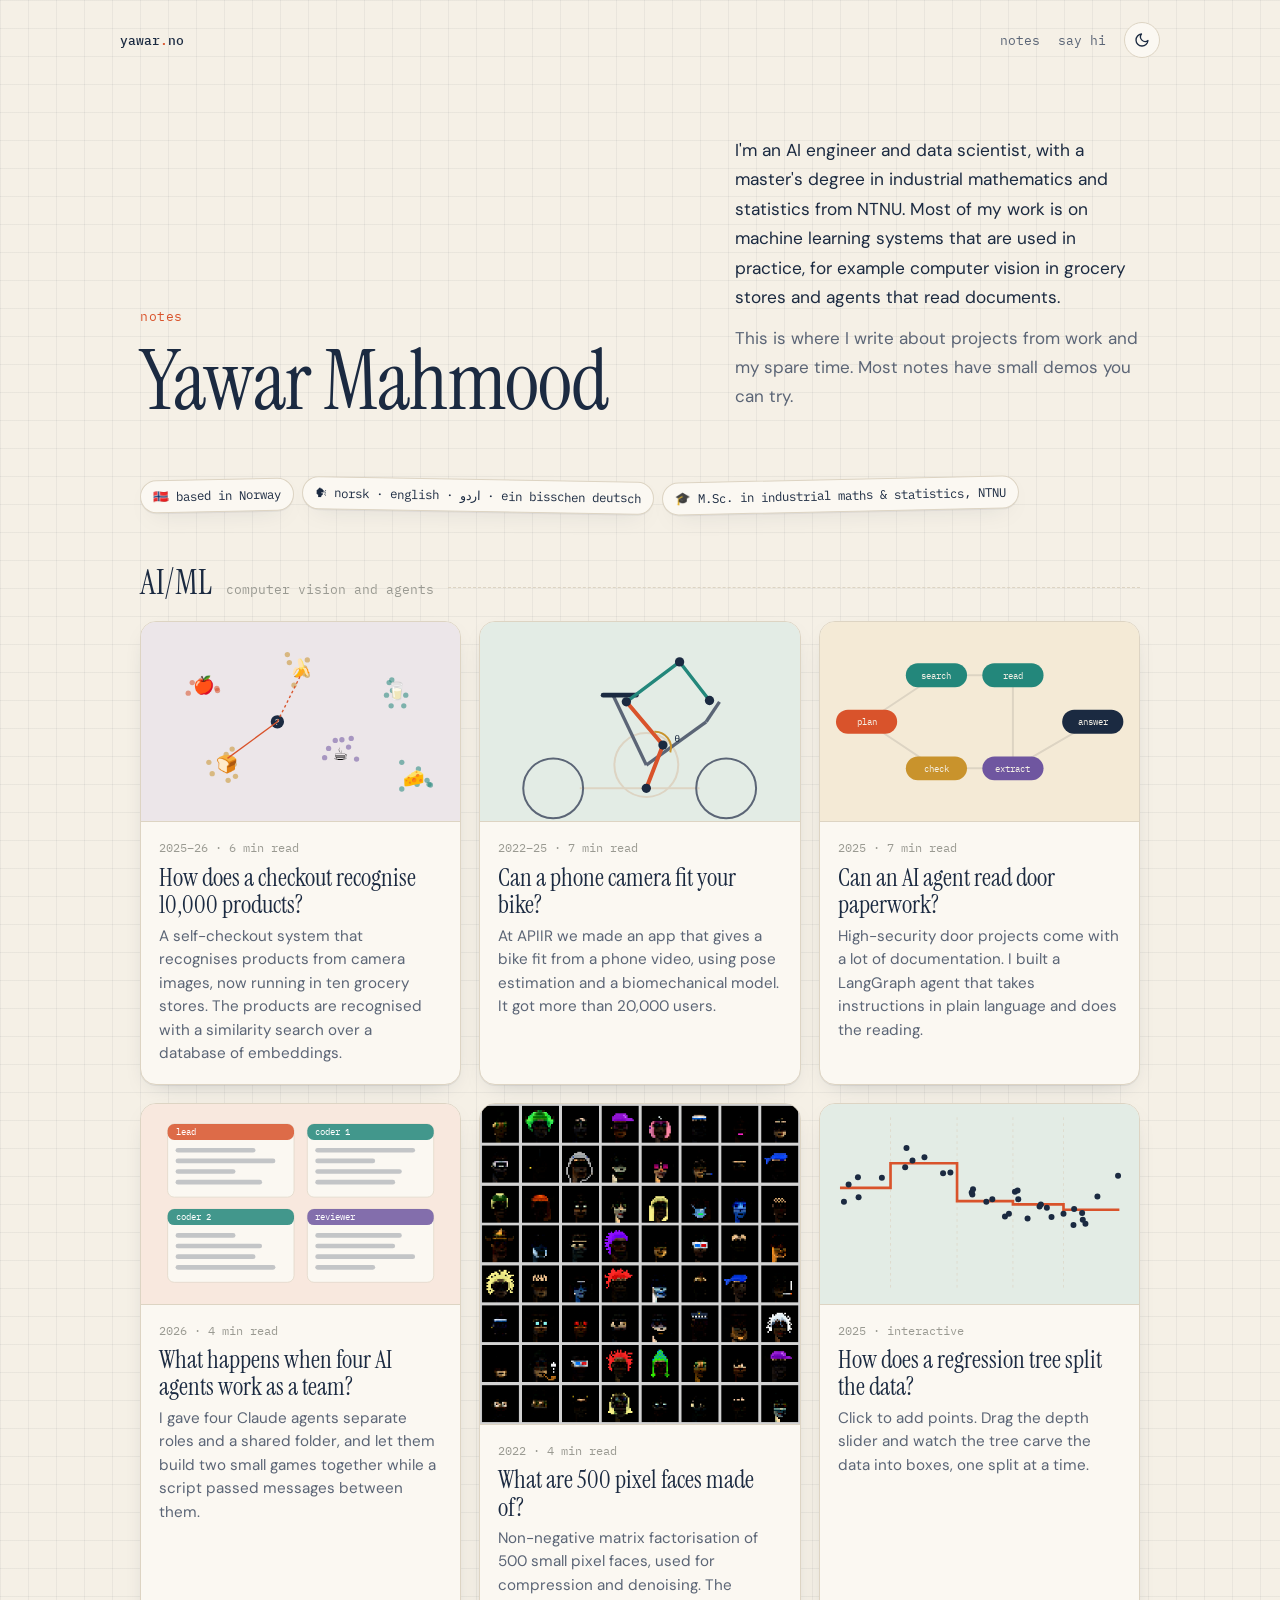
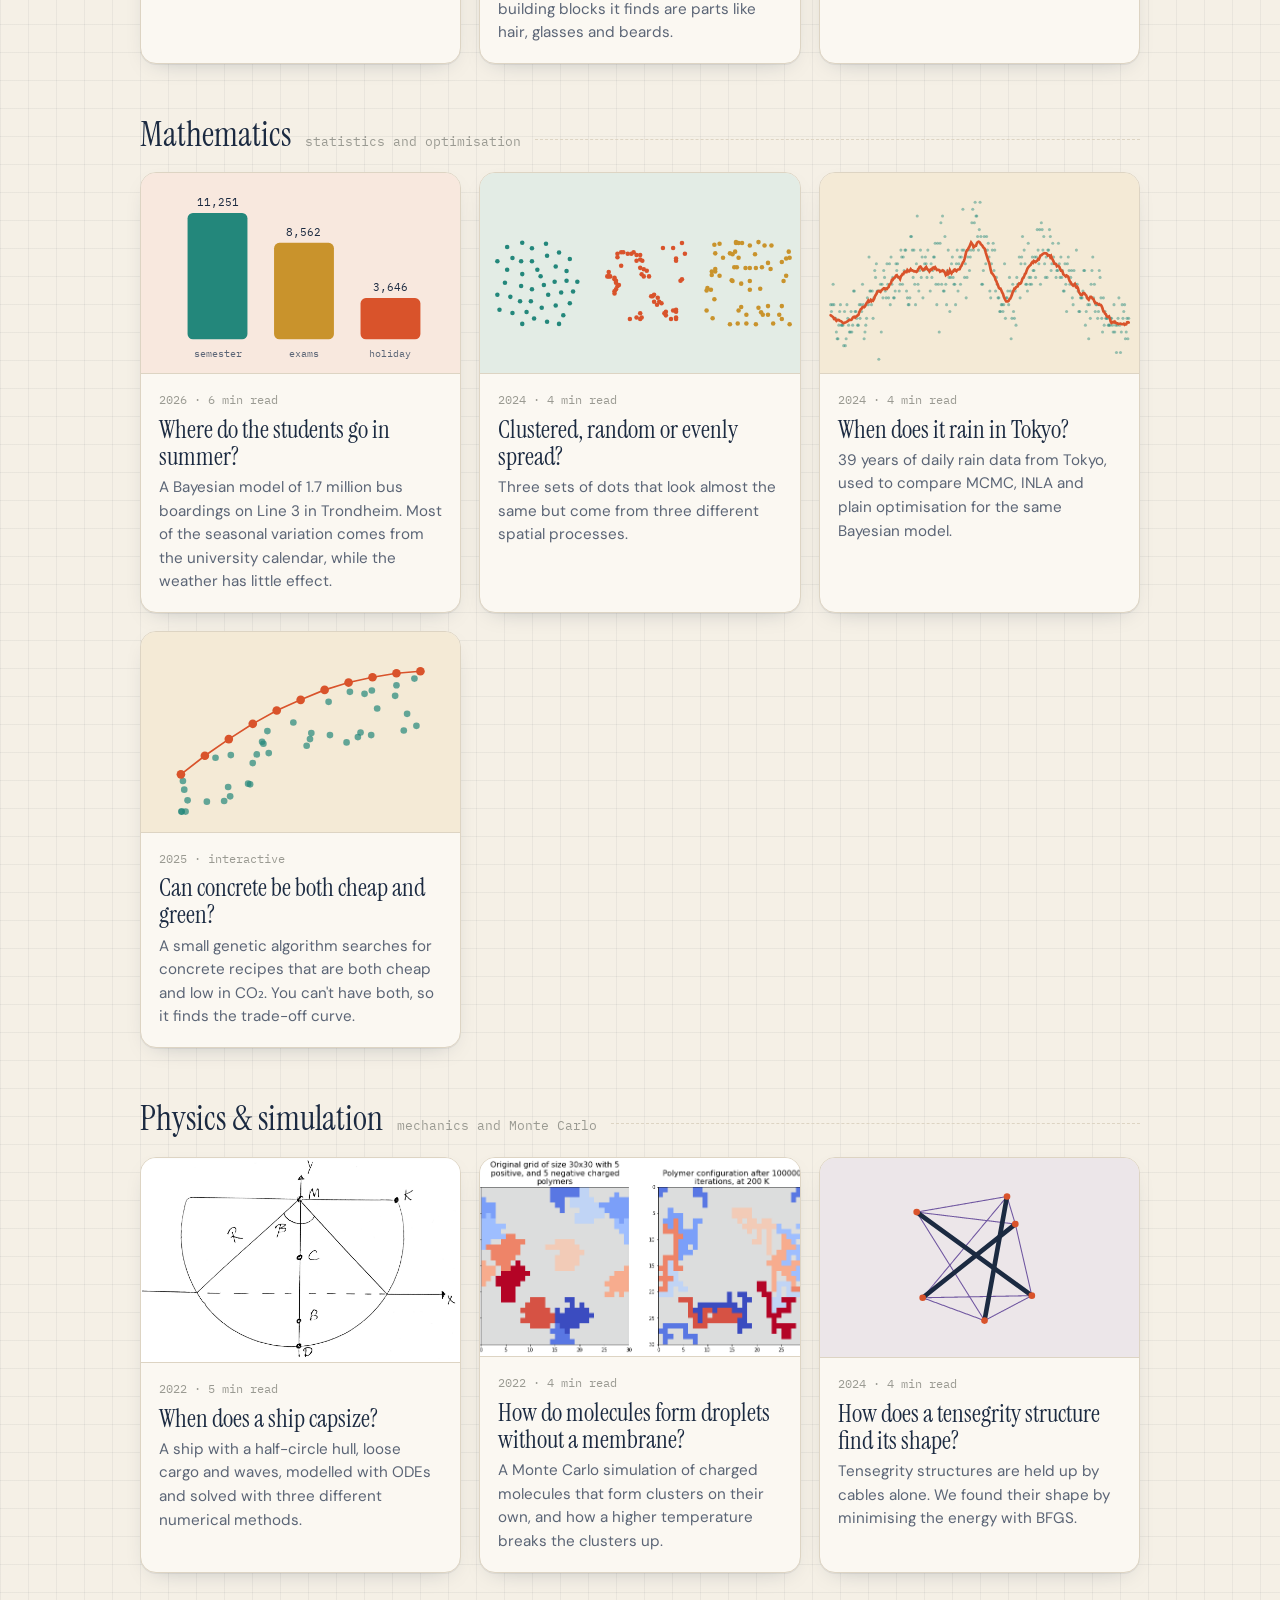
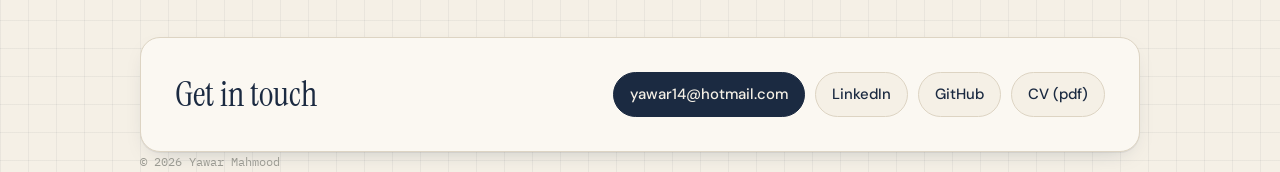
<file: index.html>
<!doctype html>
<html lang="en">
<head>
<meta charset="utf-8">
<meta name="viewport" content="width=device-width, initial-scale=1">
<title>Yawar Mahmood</title>
<meta name="description" content="Notes, experiments and things Yawar Mahmood has built: statistics, machine learning, optimisation and the occasional AI agent.">
<script>(()=>{let t=null;try{t=localStorage.getItem('theme')}catch(e){}if(!t)t=matchMedia('(prefers-color-scheme: dark)').matches?'dark':'light';document.documentElement.dataset.theme=t})();</script>
<link rel="preconnect" href="https://fonts.googleapis.com"><link rel="preconnect" href="https://fonts.gstatic.com" crossorigin><link href="https://fonts.googleapis.com/css2?family=DM+Sans:opsz,wght@9..40,400;9..40,500;9..40,600&family=IBM+Plex+Mono:wght@400;500&family=Instrument+Serif:ital@0;1&display=swap" rel="stylesheet">
<link rel="stylesheet" href="style.css">

</head>
<body>
<header class="wrap bar">
  <a class="home" href="index.html">yawar<b>.</b>no</a>
  <nav>
    <a href="index.html#notes">notes</a>
    <a href="index.html#hello">say hi</a>
    <button class="theme-toggle" aria-label="Switch between light and dark mode"><svg class="moon" viewBox="0 0 24 24" fill="none" stroke="currentColor" stroke-width="2" stroke-linecap="round" stroke-linejoin="round"><path d="M21 12.8A9 9 0 1 1 11.2 3a7 7 0 0 0 9.8 9.8z"/></svg><svg class="sun" viewBox="0 0 24 24" fill="none" stroke="currentColor" stroke-width="2" stroke-linecap="round" stroke-linejoin="round"><circle cx="12" cy="12" r="4.5"/><path d="M12 2v2M12 20v2M4.9 4.9l1.4 1.4M17.7 17.7l1.4 1.4M2 12h2M20 12h2M4.9 19.1l1.4-1.4M17.7 6.3l1.4-1.4"/></svg></button>
  </nav>
</header>
<main class="wrap">
  <section class="hero">
    <div>
      <p class="kicker">notes</p>
      <h1>Yawar Mahmood</h1>
    </div>
    <div class="about">
      <p>I'm an AI engineer and data scientist, with a master's degree in industrial mathematics and statistics from NTNU. Most of my work is on machine learning systems that are used in practice, for example computer vision in grocery stores and agents that read documents.</p>
      <p>This is where I write about projects from work and my spare time. Most notes have small demos you can try.</p>
    </div>
  </section>
  <div class="stickers">
    <span class="sticker">🇳🇴 based in Norway</span>
    <span class="sticker">🗣 norsk · english · اردو · ein bisschen deutsch</span>
    <span class="sticker">🎓 M.Sc. in industrial maths &amp; statistics, NTNU</span>
  </div>

  <div class="label" id="notes"><h2>AI/ML</h2><span>computer vision and agents</span></div>
  <div class="notes">
    <a class="note" href="notes/teaching-a-camera-10000-products.html">
      <div class="art tint-plum"><svg viewBox="0 0 480 300"><circle cx="90" cy="105" r="4" fill="var(--tomato)" fill-opacity="0.55"/><circle cx="90" cy="88" r="4" fill="var(--tomato)" fill-opacity="0.55"/><circle cx="77" cy="91" r="4" fill="var(--tomato)" fill-opacity="0.55"/><circle cx="115" cy="103" r="4" fill="var(--tomato)" fill-opacity="0.55"/><circle cx="114" cy="100" r="4" fill="var(--tomato)" fill-opacity="0.55"/><circle cx="103" cy="99" r="4" fill="var(--tomato)" fill-opacity="0.55"/><circle cx="71" cy="107" r="4" fill="var(--tomato)" fill-opacity="0.55"/><text x="95" y="103" text-anchor="middle" font-size="26">🍎</text><circle cx="250" cy="80" r="4" fill="var(--mustard)" fill-opacity="0.55"/><circle cx="220" cy="49" r="4" fill="var(--mustard)" fill-opacity="0.55"/><circle cx="223" cy="61" r="4" fill="var(--mustard)" fill-opacity="0.55"/><circle cx="246" cy="69" r="4" fill="var(--mustard)" fill-opacity="0.55"/><circle cx="250" cy="57" r="4" fill="var(--mustard)" fill-opacity="0.55"/><circle cx="246" cy="78" r="4" fill="var(--mustard)" fill-opacity="0.55"/><circle cx="230" cy="95" r="4" fill="var(--mustard)" fill-opacity="0.55"/><text x="240" y="78" text-anchor="middle" font-size="26">🍌</text><circle cx="395" cy="126" r="4" fill="var(--teal)" fill-opacity="0.55"/><circle cx="373" cy="91" r="4" fill="var(--teal)" fill-opacity="0.55"/><circle cx="378" cy="103" r="4" fill="var(--teal)" fill-opacity="0.55"/><circle cx="398" cy="110" r="4" fill="var(--teal)" fill-opacity="0.55"/><circle cx="377" cy="87" r="4" fill="var(--teal)" fill-opacity="0.55"/><circle cx="376" cy="126" r="4" fill="var(--teal)" fill-opacity="0.55"/><circle cx="369" cy="110" r="4" fill="var(--teal)" fill-opacity="0.55"/><text x="385" y="113" text-anchor="middle" font-size="26">🥛</text><circle cx="137" cy="191" r="4" fill="var(--mustard)" fill-opacity="0.55"/><circle cx="131" cy="238" r="4" fill="var(--mustard)" fill-opacity="0.55"/><circle cx="102" cy="211" r="4" fill="var(--mustard)" fill-opacity="0.55"/><circle cx="128" cy="199" r="4" fill="var(--mustard)" fill-opacity="0.55"/><circle cx="140" cy="214" r="4" fill="var(--mustard)" fill-opacity="0.55"/><circle cx="107" cy="228" r="4" fill="var(--mustard)" fill-opacity="0.55"/><circle cx="142" cy="232" r="4" fill="var(--mustard)" fill-opacity="0.55"/><text x="130" y="223" text-anchor="middle" font-size="26">🍞</text><circle cx="324" cy="206" r="4" fill="var(--plum)" fill-opacity="0.55"/><circle cx="302" cy="177" r="4" fill="var(--plum)" fill-opacity="0.55"/><circle cx="312" cy="188" r="4" fill="var(--plum)" fill-opacity="0.55"/><circle cx="292" cy="178" r="4" fill="var(--plum)" fill-opacity="0.55"/><circle cx="282" cy="190" r="4" fill="var(--plum)" fill-opacity="0.55"/><circle cx="316" cy="175" r="4" fill="var(--plum)" fill-opacity="0.55"/><circle cx="276" cy="204" r="4" fill="var(--plum)" fill-opacity="0.55"/><text x="300" y="208" text-anchor="middle" font-size="26">☕</text><circle cx="433" cy="244" r="4" fill="var(--teal)" fill-opacity="0.55"/><circle cx="392" cy="211" r="4" fill="var(--teal)" fill-opacity="0.55"/><circle cx="417" cy="221" r="4" fill="var(--teal)" fill-opacity="0.55"/><circle cx="392" cy="251" r="4" fill="var(--teal)" fill-opacity="0.55"/><circle cx="430" cy="238" r="4" fill="var(--teal)" fill-opacity="0.55"/><circle cx="415" cy="244" r="4" fill="var(--teal)" fill-opacity="0.55"/><circle cx="435" cy="245" r="4" fill="var(--teal)" fill-opacity="0.55"/><text x="410" y="243" text-anchor="middle" font-size="26">🧀</text><circle cx="205" cy="150" r="10" fill="var(--ink)"/><text x="205" y="155" text-anchor="middle" font-size="13" fill="var(--paper)" font-family="DM Sans, sans-serif">?</text><line x1="205" y1="150" x2="130" y2="205" stroke="var(--tomato)" stroke-width="2"/><line x1="205" y1="150" x2="240" y2="80" stroke="var(--tomato)" stroke-width="2" stroke-dasharray="4 4"/></svg></div>
      <div class="body"><span class="meta">2025–26 · 6 min read</span><h3>How does a checkout recognise 10,000 products?</h3><p>A self-checkout system that recognises products from camera images, now running in ten grocery stores. The products are recognised with a similarity search over a database of embeddings.</p></div>
    </a>
    <a class="note" href="notes/bike-fitting-from-a-phone.html">
      <div class="art tint-teal"><svg viewBox="0 0 480 300"><circle cx="250" cy="215" r="48" fill="none" stroke="var(--line)" stroke-width="3"/><line x1="150" y1="250" x2="330" y2="250" stroke="var(--line)" stroke-width="3"/><circle cx="110" cy="250" r="45" fill="none" stroke="var(--soft)" stroke-width="3"/><circle cx="370" cy="250" r="45" fill="none" stroke="var(--soft)" stroke-width="3"/><line x1="200" y1="110" x2="250" y2="215" stroke="var(--soft)" stroke-width="5"/><line x1="185" y1="110" x2="235" y2="110" stroke="var(--ink)" stroke-width="7" stroke-linecap="round"/><line x1="250" y1="215" x2="340" y2="150" stroke="var(--soft)" stroke-width="5"/><line x1="340" y1="150" x2="360" y2="120" stroke="var(--soft)" stroke-width="5"/><polyline points="220,120 300,60 345,118" fill="none" stroke="var(--teal)" stroke-width="5" stroke-linecap="round"/><polyline points="220,120 275,185 250,250" fill="none" stroke="var(--tomato)" stroke-width="6" stroke-linecap="round" stroke-linejoin="round"/><circle cx="220" cy="120" r="7" fill="var(--ink)"/><circle cx="275" cy="185" r="7" fill="var(--ink)"/><circle cx="250" cy="250" r="7" fill="var(--ink)"/><circle cx="300" cy="60" r="7" fill="var(--ink)"/><circle cx="345" cy="118" r="7" fill="var(--ink)"/><path d="M 262 165 A 24 24 0 0 1 286 196" fill="none" stroke="var(--mustard)" stroke-width="3"/><text x="292" y="180" font-size="15" fill="var(--ink)" font-family="IBM Plex Mono, monospace">θ</text></svg></div>
      <div class="body"><span class="meta">2022–25 · 7 min read</span><h3>Can a phone camera fit your bike?</h3><p>At APIIR we made an app that gives a bike fit from a phone video, using pose estimation and a biomechanical model. It got more than 20,000 users.</p></div>
    </a>
    <a class="note" href="notes/an-agent-for-door-paperwork.html">
      <div class="art tint-mustard"><svg viewBox="0 0 480 300"><line x1="70" y1="150" x2="175" y2="80" stroke="var(--line)" stroke-width="3"/><line x1="175" y1="80" x2="290" y2="80" stroke="var(--line)" stroke-width="3"/><line x1="290" y1="80" x2="290" y2="220" stroke="var(--line)" stroke-width="3"/><line x1="290" y1="220" x2="175" y2="220" stroke="var(--line)" stroke-width="3"/><line x1="175" y1="220" x2="70" y2="150" stroke="var(--line)" stroke-width="3"/><line x1="290" y1="220" x2="410" y2="150" stroke="var(--line)" stroke-width="3"/><rect x="24" y="132" width="92" height="36" rx="18" fill="var(--tomato)"/><text x="70" y="155" text-anchor="middle" font-size="14" fill="var(--paper)" font-family="IBM Plex Mono, monospace">plan</text><rect x="129" y="62" width="92" height="36" rx="18" fill="var(--teal)"/><text x="175" y="85" text-anchor="middle" font-size="14" fill="var(--paper)" font-family="IBM Plex Mono, monospace">search</text><rect x="244" y="62" width="92" height="36" rx="18" fill="var(--teal)"/><text x="290" y="85" text-anchor="middle" font-size="14" fill="var(--paper)" font-family="IBM Plex Mono, monospace">read</text><rect x="244" y="202" width="92" height="36" rx="18" fill="var(--plum)"/><text x="290" y="225" text-anchor="middle" font-size="14" fill="var(--paper)" font-family="IBM Plex Mono, monospace">extract</text><rect x="129" y="202" width="92" height="36" rx="18" fill="var(--mustard)"/><text x="175" y="225" text-anchor="middle" font-size="14" fill="var(--paper)" font-family="IBM Plex Mono, monospace">check</text><rect x="364" y="132" width="92" height="36" rx="18" fill="var(--ink)"/><text x="410" y="155" text-anchor="middle" font-size="14" fill="var(--paper)" font-family="IBM Plex Mono, monospace">answer</text></svg></div>
      <div class="body"><span class="meta">2025 · 7 min read</span><h3>Can an AI agent read door paperwork?</h3><p>High-security door projects come with a lot of documentation. I built a LangGraph agent that takes instructions in plain language and does the reading.</p></div>
    </a>
    <a class="note" href="notes/four-agents-one-pacman.html">
      <div class="art tint-tomato"><svg viewBox="0 0 480 300"><rect x="40" y="30" width="190" height="110" rx="10" fill="var(--card)" stroke="var(--line)"/><rect x="40" y="30" width="190" height="24" rx="10" fill="var(--tomato)" fill-opacity="0.85"/><text x="52" y="47" font-size="13" fill="#fff" font-family="IBM Plex Mono, monospace">lead</text><rect x="52" y="66" width="120" height="7" rx="3.5" fill="var(--soft)" fill-opacity="0.35"/><rect x="52" y="82" width="150" height="7" rx="3.5" fill="var(--soft)" fill-opacity="0.35"/><rect x="52" y="98" width="90" height="7" rx="3.5" fill="var(--soft)" fill-opacity="0.35"/><rect x="52" y="114" width="130" height="7" rx="3.5" fill="var(--soft)" fill-opacity="0.35"/><rect x="250" y="30" width="190" height="110" rx="10" fill="var(--card)" stroke="var(--line)"/><rect x="250" y="30" width="190" height="24" rx="10" fill="var(--teal)" fill-opacity="0.85"/><text x="262" y="47" font-size="13" fill="#fff" font-family="IBM Plex Mono, monospace">coder 1</text><rect x="262" y="66" width="150" height="7" rx="3.5" fill="var(--soft)" fill-opacity="0.35"/><rect x="262" y="82" width="90" height="7" rx="3.5" fill="var(--soft)" fill-opacity="0.35"/><rect x="262" y="98" width="130" height="7" rx="3.5" fill="var(--soft)" fill-opacity="0.35"/><rect x="262" y="114" width="120" height="7" rx="3.5" fill="var(--soft)" fill-opacity="0.35"/><rect x="40" y="158" width="190" height="110" rx="10" fill="var(--card)" stroke="var(--line)"/><rect x="40" y="158" width="190" height="24" rx="10" fill="var(--teal)" fill-opacity="0.85"/><text x="52" y="175" font-size="13" fill="#fff" font-family="IBM Plex Mono, monospace">coder 2</text><rect x="52" y="194" width="90" height="7" rx="3.5" fill="var(--soft)" fill-opacity="0.35"/><rect x="52" y="210" width="130" height="7" rx="3.5" fill="var(--soft)" fill-opacity="0.35"/><rect x="52" y="226" width="120" height="7" rx="3.5" fill="var(--soft)" fill-opacity="0.35"/><rect x="52" y="242" width="150" height="7" rx="3.5" fill="var(--soft)" fill-opacity="0.35"/><rect x="250" y="158" width="190" height="110" rx="10" fill="var(--card)" stroke="var(--line)"/><rect x="250" y="158" width="190" height="24" rx="10" fill="var(--plum)" fill-opacity="0.85"/><text x="262" y="175" font-size="13" fill="#fff" font-family="IBM Plex Mono, monospace">reviewer</text><rect x="262" y="194" width="130" height="7" rx="3.5" fill="var(--soft)" fill-opacity="0.35"/><rect x="262" y="210" width="120" height="7" rx="3.5" fill="var(--soft)" fill-opacity="0.35"/><rect x="262" y="226" width="150" height="7" rx="3.5" fill="var(--soft)" fill-opacity="0.35"/><rect x="262" y="242" width="90" height="7" rx="3.5" fill="var(--soft)" fill-opacity="0.35"/></svg></div>
      <div class="body"><span class="meta">2026 · 4 min read</span><h3>What happens when four AI agents work as a team?</h3><p>I gave four Claude agents separate roles and a shared folder, and let them build two small games together while a script passed messages between them.</p></div>
    </a>
    <a class="note" href="notes/pixel-faces.html">
      <div class="art tint-plum"><img src="img/nmf-attributes.png" alt="" loading="lazy"></div>
      <div class="body"><span class="meta">2022 · 4 min read</span><h3>What are 500 pixel faces made of?</h3><p>Non-negative matrix factorisation of 500 small pixel faces, used for compression and denoising. The building blocks it finds are parts like hair, glasses and beards.</p></div>
    </a>
    <a class="note" href="demos/regression-tree.html">
      <div class="art tint-teal"><svg viewBox="0 0 480 300"><line x1="106" x2="106" y1="20" y2="280" stroke="var(--line)" stroke-dasharray="4 5"/><line x1="206" x2="206" y1="20" y2="280" stroke="var(--line)" stroke-dasharray="4 5"/><line x1="290" x2="290" y1="20" y2="280" stroke="var(--line)" stroke-dasharray="4 5"/><line x1="366" x2="366" y1="20" y2="280" stroke="var(--line)" stroke-dasharray="4 5"/><path d="M30,126 L106,126 L106,89 L206,89 L206,146 L290,146 L290,151 L366,151 L366,159 L450,159 " fill="none" stroke="var(--tomato)" stroke-width="4"/><circle cx="36" cy="147" r="4.5" fill="var(--ink)"/><circle cx="43" cy="121" r="4.5" fill="var(--ink)"/><circle cx="57" cy="110" r="4.5" fill="var(--ink)"/><circle cx="58" cy="140" r="4.5" fill="var(--ink)"/><circle cx="93" cy="111" r="4.5" fill="var(--ink)"/><circle cx="128" cy="95" r="4.5" fill="var(--ink)"/><circle cx="130" cy="66" r="4.5" fill="var(--ink)"/><circle cx="139" cy="85" r="4.5" fill="var(--ink)"/><circle cx="157" cy="80" r="4.5" fill="var(--ink)"/><circle cx="185" cy="104" r="4.5" fill="var(--ink)"/><circle cx="196" cy="103" r="4.5" fill="var(--ink)"/><circle cx="228" cy="133" r="4.5" fill="var(--ink)"/><circle cx="229" cy="136" r="4.5" fill="var(--ink)"/><circle cx="230" cy="128" r="4.5" fill="var(--ink)"/><circle cx="250" cy="147" r="4.5" fill="var(--ink)"/><circle cx="259" cy="143" r="4.5" fill="var(--ink)"/><circle cx="278" cy="169" r="4.5" fill="var(--ink)"/><circle cx="284" cy="165" r="4.5" fill="var(--ink)"/><circle cx="293" cy="132" r="4.5" fill="var(--ink)"/><circle cx="297" cy="130" r="4.5" fill="var(--ink)"/><circle cx="298" cy="143" r="4.5" fill="var(--ink)"/><circle cx="312" cy="172" r="4.5" fill="var(--ink)"/><circle cx="330" cy="154" r="4.5" fill="var(--ink)"/><circle cx="332" cy="151" r="4.5" fill="var(--ink)"/><circle cx="341" cy="156" r="4.5" fill="var(--ink)"/><circle cx="348" cy="170" r="4.5" fill="var(--ink)"/><circle cx="366" cy="165" r="4.5" fill="var(--ink)"/><circle cx="381" cy="182" r="4.5" fill="var(--ink)"/><circle cx="382" cy="158" r="4.5" fill="var(--ink)"/><circle cx="394" cy="164" r="4.5" fill="var(--ink)"/><circle cx="395" cy="174" r="4.5" fill="var(--ink)"/><circle cx="399" cy="180" r="4.5" fill="var(--ink)"/><circle cx="417" cy="139" r="4.5" fill="var(--ink)"/><circle cx="448" cy="108" r="4.5" fill="var(--ink)"/></svg></div>
      <div class="body"><span class="meta">2025 · interactive</span><h3>How does a regression tree split the data?</h3><p>Click to add points. Drag the depth slider and watch the tree carve the data into boxes, one split at a time.</p></div>
    </a>
<!--END-ml-->
  </div>

  <div class="label" id="maths"><h2>Mathematics</h2><span>statistics and optimisation</span></div>
  <div class="notes">
    <a class="note" href="notes/where-do-the-students-go.html">
      <div class="art tint-tomato"><svg viewBox="0 0 480 300"><rect x="70" y="60" width="90" height="190" rx="8" fill="var(--teal)"/><text x="115" y="50" text-anchor="middle" font-size="17" fill="var(--ink)" font-family="IBM Plex Mono, monospace">11,251</text><text x="115" y="276" text-anchor="middle" font-size="15" fill="var(--soft)" font-family="IBM Plex Mono, monospace">semester</text><rect x="200" y="105" width="90" height="145" rx="8" fill="var(--mustard)"/><text x="245" y="95" text-anchor="middle" font-size="17" fill="var(--ink)" font-family="IBM Plex Mono, monospace">8,562</text><text x="245" y="276" text-anchor="middle" font-size="15" fill="var(--soft)" font-family="IBM Plex Mono, monospace">exams</text><rect x="330" y="188" width="90" height="62" rx="8" fill="var(--tomato)"/><text x="375" y="178" text-anchor="middle" font-size="17" fill="var(--ink)" font-family="IBM Plex Mono, monospace">3,646</text><text x="375" y="276" text-anchor="middle" font-size="15" fill="var(--soft)" font-family="IBM Plex Mono, monospace">holiday</text></svg></div>
      <div class="body"><span class="meta">2026 · 6 min read</span><h3>Where do the students go in summer?</h3><p>A Bayesian model of 1.7 million bus boardings on Line 3 in Trondheim. Most of the seasonal variation comes from the university calendar, while the weather has little effect.</p></div>
    </a>
    <a class="note" href="notes/cells-redwoods-and-pines.html">
      <div class="art tint-teal"><svg viewBox="0 0 480 300" preserveAspectRatio="xMidYMid meet"><g transform="translate(0,60)"><circle cx="63.5" cy="166.8" r="3.4" fill="var(--teal)"/><circle cx="26.1" cy="122.9" r="3.4" fill="var(--teal)"/><circle cx="139.9" cy="118.0" r="3.4" fill="var(--teal)"/><circle cx="78.1" cy="72.5" r="3.4" fill="var(--teal)"/><circle cx="78.1" cy="53.0" r="3.4" fill="var(--teal)"/><circle cx="113.8" cy="139.2" r="3.4" fill="var(--teal)"/><circle cx="122.0" cy="119.7" r="3.4" fill="var(--teal)"/><circle cx="61.8" cy="72.5" r="3.4" fill="var(--teal)"/><circle cx="63.5" cy="44.9" r="3.4" fill="var(--teal)"/><circle cx="100.8" cy="163.5" r="3.4" fill="var(--teal)"/><circle cx="60.2" cy="132.7" r="3.4" fill="var(--teal)"/><circle cx="63.5" cy="92.0" r="3.4" fill="var(--teal)"/><circle cx="113.8" cy="80.7" r="3.4" fill="var(--teal)"/><circle cx="81.3" cy="158.7" r="3.4" fill="var(--teal)"/><circle cx="45.6" cy="126.2" r="3.4" fill="var(--teal)"/><circle cx="37.5" cy="105.0" r="3.4" fill="var(--teal)"/><circle cx="86.2" cy="85.5" r="3.4" fill="var(--teal)"/><circle cx="99.2" cy="46.5" r="3.4" fill="var(--teal)"/><circle cx="125.2" cy="153.8" r="3.4" fill="var(--teal)"/><circle cx="102.5" cy="122.9" r="3.4" fill="var(--teal)"/><circle cx="112.2" cy="103.4" r="3.4" fill="var(--teal)"/><circle cx="48.8" cy="67.7" r="3.4" fill="var(--teal)"/><circle cx="118.8" cy="166.8" r="3.4" fill="var(--teal)"/><circle cx="76.5" cy="132.7" r="3.4" fill="var(--teal)"/><circle cx="91.1" cy="95.2" r="3.4" fill="var(--teal)"/><circle cx="130.1" cy="87.2" r="3.4" fill="var(--teal)"/><circle cx="48.8" cy="150.5" r="3.4" fill="var(--teal)"/><circle cx="61.8" cy="109.9" r="3.4" fill="var(--teal)"/><circle cx="146.3" cy="103.4" r="3.4" fill="var(--teal)"/><circle cx="118.8" cy="59.5" r="3.4" fill="var(--teal)"/><circle cx="29.3" cy="145.7" r="3.4" fill="var(--teal)"/><circle cx="135.0" cy="135.9" r="3.4" fill="var(--teal)"/><circle cx="130.1" cy="101.8" r="3.4" fill="var(--teal)"/><circle cx="100.8" cy="64.4" r="3.4" fill="var(--teal)"/><circle cx="92.8" cy="142.4" r="3.4" fill="var(--teal)"/><circle cx="96.0" cy="108.2" r="3.4" fill="var(--teal)"/><circle cx="40.8" cy="85.5" r="3.4" fill="var(--teal)"/><circle cx="40.8" cy="51.4" r="3.4" fill="var(--teal)"/><circle cx="70.0" cy="148.9" r="3.4" fill="var(--teal)"/><circle cx="78.1" cy="114.8" r="3.4" fill="var(--teal)"/><circle cx="26.1" cy="72.5" r="3.4" fill="var(--teal)"/><circle cx="135.0" cy="69.2" r="3.4" fill="var(--teal)"/><circle cx="225.3" cy="159.3" r="3.4" fill="var(--tomato)"/><circle cx="294.7" cy="159.3" r="3.4" fill="var(--tomato)"/><circle cx="290.3" cy="146.6" r="3.4" fill="var(--tomato)"/><circle cx="303.6" cy="99.7" r="3.4" fill="var(--tomato)"/><circle cx="290.3" cy="52.7" r="3.4" fill="var(--tomato)"/><circle cx="267.2" cy="127.4" r="3.4" fill="var(--tomato)"/><circle cx="243.0" cy="92.3" r="3.4" fill="var(--tomato)"/><circle cx="240.8" cy="82.6" r="3.4" fill="var(--tomato)"/><circle cx="222.1" cy="61.3" r="3.4" fill="var(--tomato)"/><circle cx="240.8" cy="63.4" r="3.4" fill="var(--tomato)"/><circle cx="202.2" cy="117.7" r="3.4" fill="var(--tomato)"/><circle cx="204.4" cy="101.8" r="3.4" fill="var(--tomato)"/><circle cx="202.2" cy="99.7" r="3.4" fill="var(--tomato)"/><circle cx="240.8" cy="159.3" r="3.4" fill="var(--tomato)"/><circle cx="294.7" cy="157.3" r="3.4" fill="var(--tomato)"/><circle cx="279.4" cy="154.0" r="3.4" fill="var(--tomato)"/><circle cx="294.7" cy="72.0" r="3.4" fill="var(--tomato)"/><circle cx="275.0" cy="52.7" r="3.4" fill="var(--tomato)"/><circle cx="261.7" cy="133.7" r="3.4" fill="var(--tomato)"/><circle cx="246.2" cy="95.4" r="3.4" fill="var(--tomato)"/><circle cx="206.6" cy="66.6" r="3.4" fill="var(--tomato)"/><circle cx="227.5" cy="61.3" r="3.4" fill="var(--tomato)"/><circle cx="240.8" cy="69.9" r="3.4" fill="var(--tomato)"/><circle cx="204.4" cy="114.6" r="3.4" fill="var(--tomato)"/><circle cx="191.3" cy="95.4" r="3.4" fill="var(--tomato)"/><circle cx="202.2" cy="97.6" r="3.4" fill="var(--tomato)"/><circle cx="235.3" cy="157.3" r="3.4" fill="var(--tomato)"/><circle cx="287.1" cy="159.3" r="3.4" fill="var(--tomato)"/><circle cx="279.4" cy="148.7" r="3.4" fill="var(--tomato)"/><circle cx="294.7" cy="68.7" r="3.4" fill="var(--tomato)"/><circle cx="266.1" cy="138.0" r="3.4" fill="var(--tomato)"/><circle cx="257.3" cy="125.3" r="3.4" fill="var(--tomato)"/><circle cx="254.1" cy="95.4" r="3.4" fill="var(--tomato)"/><circle cx="206.6" cy="61.3" r="3.4" fill="var(--tomato)"/><circle cx="230.9" cy="59.2" r="3.4" fill="var(--tomato)"/><circle cx="244.0" cy="72.0" r="3.4" fill="var(--tomato)"/><circle cx="206.6" cy="110.3" r="3.4" fill="var(--tomato)"/><circle cx="193.5" cy="95.4" r="3.4" fill="var(--tomato)"/><circle cx="243.0" cy="157.3" r="3.4" fill="var(--tomato)"/><circle cx="294.7" cy="148.7" r="3.4" fill="var(--tomato)"/><circle cx="277.2" cy="150.8" r="3.4" fill="var(--tomato)"/><circle cx="308.0" cy="61.3" r="3.4" fill="var(--tomato)"/><circle cx="269.4" cy="133.7" r="3.4" fill="var(--tomato)"/><circle cx="259.5" cy="125.3" r="3.4" fill="var(--tomato)"/><circle cx="250.7" cy="86.9" r="3.4" fill="var(--tomato)"/><circle cx="212.2" cy="59.2" r="3.4" fill="var(--tomato)"/><circle cx="212.2" cy="79.4" r="3.4" fill="var(--tomato)"/><circle cx="235.3" cy="72.0" r="3.4" fill="var(--tomato)"/><circle cx="208.8" cy="108.2" r="3.4" fill="var(--tomato)"/><circle cx="195.7" cy="95.4" r="3.4" fill="var(--tomato)"/><circle cx="240.8" cy="150.8" r="3.4" fill="var(--tomato)"/><circle cx="294.7" cy="145.4" r="3.4" fill="var(--tomato)"/><circle cx="301.4" cy="101.8" r="3.4" fill="var(--tomato)"/><circle cx="303.6" cy="45.3" r="3.4" fill="var(--tomato)"/><circle cx="272.8" cy="135.9" r="3.4" fill="var(--tomato)"/><circle cx="261.7" cy="123.1" r="3.4" fill="var(--tomato)"/><circle cx="246.2" cy="84.7" r="3.4" fill="var(--tomato)"/><circle cx="215.4" cy="59.2" r="3.4" fill="var(--tomato)"/><circle cx="235.3" cy="63.4" r="3.4" fill="var(--tomato)"/><circle cx="202.2" cy="121.0" r="3.4" fill="var(--tomato)"/><circle cx="204.4" cy="105.0" r="3.4" fill="var(--tomato)"/><circle cx="193.5" cy="89.0" r="3.4" fill="var(--tomato)"/><circle cx="349.7" cy="158.3" r="3.4" fill="var(--mustard)"/><circle cx="414.7" cy="167.4" r="3.4" fill="var(--mustard)"/><circle cx="449.8" cy="153.1" r="3.4" fill="var(--mustard)"/><circle cx="392.6" cy="141.4" r="3.4" fill="var(--mustard)"/><circle cx="340.6" cy="116.7" r="3.4" fill="var(--mustard)"/><circle cx="348.4" cy="93.3" r="3.4" fill="var(--mustard)"/><circle cx="378.3" cy="101.1" r="3.4" fill="var(--mustard)"/><circle cx="460.2" cy="94.6" r="3.4" fill="var(--mustard)"/><circle cx="414.7" cy="82.9" r="3.4" fill="var(--mustard)"/><circle cx="460.2" cy="68.6" r="3.4" fill="var(--mustard)"/><circle cx="360.1" cy="46.5" r="3.4" fill="var(--mustard)"/><circle cx="388.7" cy="67.3" r="3.4" fill="var(--mustard)"/><circle cx="384.8" cy="43.9" r="3.4" fill="var(--mustard)"/><circle cx="375.7" cy="167.4" r="3.4" fill="var(--mustard)"/><circle cx="422.5" cy="149.2" r="3.4" fill="var(--mustard)"/><circle cx="453.7" cy="159.6" r="3.4" fill="var(--mustard)"/><circle cx="400.4" cy="153.1" r="3.4" fill="var(--mustard)"/><circle cx="341.9" cy="112.8" r="3.4" fill="var(--mustard)"/><circle cx="348.4" cy="88.1" r="3.4" fill="var(--mustard)"/><circle cx="379.6" cy="102.4" r="3.4" fill="var(--mustard)"/><circle cx="382.2" cy="81.6" r="3.4" fill="var(--mustard)"/><circle cx="423.8" cy="81.6" r="3.4" fill="var(--mustard)"/><circle cx="465.4" cy="67.3" r="3.4" fill="var(--mustard)"/><circle cx="365.3" cy="67.3" r="3.4" fill="var(--mustard)"/><circle cx="405.6" cy="49.1" r="3.4" fill="var(--mustard)"/><circle cx="384.8" cy="45.2" r="3.4" fill="var(--mustard)"/><circle cx="387.4" cy="166.1" r="3.4" fill="var(--mustard)"/><circle cx="425.1" cy="153.1" r="3.4" fill="var(--mustard)"/><circle cx="465.4" cy="167.4" r="3.4" fill="var(--mustard)"/><circle cx="418.6" cy="142.7" r="3.4" fill="var(--mustard)"/><circle cx="347.1" cy="115.4" r="3.4" fill="var(--mustard)"/><circle cx="353.6" cy="88.1" r="3.4" fill="var(--mustard)"/><circle cx="392.6" cy="106.3" r="3.4" fill="var(--mustard)"/><circle cx="386.1" cy="81.6" r="3.4" fill="var(--mustard)"/><circle cx="436.8" cy="84.2" r="3.4" fill="var(--mustard)"/><circle cx="464.1" cy="58.2" r="3.4" fill="var(--mustard)"/><circle cx="375.7" cy="60.8" r="3.4" fill="var(--mustard)"/><circle cx="413.4" cy="62.1" r="3.4" fill="var(--mustard)"/><circle cx="388.7" cy="45.2" r="3.4" fill="var(--mustard)"/><circle cx="388.7" cy="146.6" r="3.4" fill="var(--mustard)"/><circle cx="432.9" cy="153.1" r="3.4" fill="var(--mustard)"/><circle cx="340.6" cy="146.6" r="3.4" fill="var(--mustard)"/><circle cx="432.9" cy="140.1" r="3.4" fill="var(--mustard)"/><circle cx="405.6" cy="115.4" r="3.4" fill="var(--mustard)"/><circle cx="353.6" cy="84.2" r="3.4" fill="var(--mustard)"/><circle cx="405.6" cy="102.4" r="3.4" fill="var(--mustard)"/><circle cx="399.1" cy="82.9" r="3.4" fill="var(--mustard)"/><circle cx="432.9" cy="75.1" r="3.4" fill="var(--mustard)"/><circle cx="353.6" cy="60.8" r="3.4" fill="var(--mustard)"/><circle cx="379.6" cy="62.1" r="3.4" fill="var(--mustard)"/><circle cx="427.7" cy="49.1" r="3.4" fill="var(--mustard)"/><circle cx="393.9" cy="45.2" r="3.4" fill="var(--mustard)"/><circle cx="400.4" cy="166.1" r="3.4" fill="var(--mustard)"/><circle cx="440.7" cy="166.1" r="3.4" fill="var(--mustard)"/><circle cx="352.3" cy="129.7" r="3.4" fill="var(--mustard)"/><circle cx="453.7" cy="140.1" r="3.4" fill="var(--mustard)"/><circle cx="421.2" cy="114.1" r="3.4" fill="var(--mustard)"/><circle cx="360.1" cy="94.6" r="3.4" fill="var(--mustard)"/><circle cx="456.3" cy="102.4" r="3.4" fill="var(--mustard)"/><circle cx="405.6" cy="82.9" r="3.4" fill="var(--mustard)"/><circle cx="453.7" cy="73.8" r="3.4" fill="var(--mustard)"/><circle cx="352.3" cy="47.8" r="3.4" fill="var(--mustard)"/><circle cx="383.5" cy="58.2" r="3.4" fill="var(--mustard)"/><circle cx="438.1" cy="49.1" r="3.4" fill="var(--mustard)"/><circle cx="418.6" cy="43.9" r="3.4" fill="var(--mustard)"/></g></svg></div>
      <div class="body"><span class="meta">2024 · 4 min read</span><h3>Clustered, random or evenly spread?</h3><p>Three sets of dots that look almost the same but come from three different spatial processes.</p></div>
    </a>
    <a class="note" href="notes/when-does-it-rain-in-tokyo.html">
      <div class="art tint-mustard"><svg viewBox="0 0 480 300" role="img" aria-label="Share of years with rain over 1 mm, per calendar day, Tokyo 1951–1989"><circle cx="16.0" cy="197.9" r="2.3" fill="var(--teal)" fill-opacity="0.45"/><circle cx="17.2" cy="208.2" r="2.3" fill="var(--teal)" fill-opacity="0.45"/><circle cx="18.5" cy="197.9" r="2.3" fill="var(--teal)" fill-opacity="0.45"/><circle cx="19.7" cy="167.2" r="2.3" fill="var(--teal)" fill-opacity="0.45"/><circle cx="20.9" cy="197.9" r="2.3" fill="var(--teal)" fill-opacity="0.45"/><circle cx="22.1" cy="218.5" r="2.3" fill="var(--teal)" fill-opacity="0.45"/><circle cx="23.4" cy="218.5" r="2.3" fill="var(--teal)" fill-opacity="0.45"/><circle cx="24.6" cy="239.0" r="2.3" fill="var(--teal)" fill-opacity="0.45"/><circle cx="25.8" cy="249.2" r="2.3" fill="var(--teal)" fill-opacity="0.45"/><circle cx="27.0" cy="249.2" r="2.3" fill="var(--teal)" fill-opacity="0.45"/><circle cx="28.3" cy="228.7" r="2.3" fill="var(--teal)" fill-opacity="0.45"/><circle cx="29.5" cy="208.2" r="2.3" fill="var(--teal)" fill-opacity="0.45"/><circle cx="30.7" cy="197.9" r="2.3" fill="var(--teal)" fill-opacity="0.45"/><circle cx="32.0" cy="228.7" r="2.3" fill="var(--teal)" fill-opacity="0.45"/><circle cx="33.2" cy="228.7" r="2.3" fill="var(--teal)" fill-opacity="0.45"/><circle cx="34.4" cy="228.7" r="2.3" fill="var(--teal)" fill-opacity="0.45"/><circle cx="35.6" cy="259.5" r="2.3" fill="var(--teal)" fill-opacity="0.45"/><circle cx="36.9" cy="208.2" r="2.3" fill="var(--teal)" fill-opacity="0.45"/><circle cx="38.1" cy="259.5" r="2.3" fill="var(--teal)" fill-opacity="0.45"/><circle cx="39.3" cy="249.2" r="2.3" fill="var(--teal)" fill-opacity="0.45"/><circle cx="40.5" cy="197.9" r="2.3" fill="var(--teal)" fill-opacity="0.45"/><circle cx="41.8" cy="218.5" r="2.3" fill="var(--teal)" fill-opacity="0.45"/><circle cx="43.0" cy="228.7" r="2.3" fill="var(--teal)" fill-opacity="0.45"/><circle cx="44.2" cy="239.0" r="2.3" fill="var(--teal)" fill-opacity="0.45"/><circle cx="45.5" cy="239.0" r="2.3" fill="var(--teal)" fill-opacity="0.45"/><circle cx="46.7" cy="208.2" r="2.3" fill="var(--teal)" fill-opacity="0.45"/><circle cx="47.9" cy="239.0" r="2.3" fill="var(--teal)" fill-opacity="0.45"/><circle cx="49.1" cy="228.7" r="2.3" fill="var(--teal)" fill-opacity="0.45"/><circle cx="50.4" cy="177.4" r="2.3" fill="var(--teal)" fill-opacity="0.45"/><circle cx="51.6" cy="177.4" r="2.3" fill="var(--teal)" fill-opacity="0.45"/><circle cx="52.8" cy="208.2" r="2.3" fill="var(--teal)" fill-opacity="0.45"/><circle cx="54.0" cy="208.2" r="2.3" fill="var(--teal)" fill-opacity="0.45"/><circle cx="55.3" cy="218.5" r="2.3" fill="var(--teal)" fill-opacity="0.45"/><circle cx="56.5" cy="228.7" r="2.3" fill="var(--teal)" fill-opacity="0.45"/><circle cx="57.7" cy="228.7" r="2.3" fill="var(--teal)" fill-opacity="0.45"/><circle cx="59.0" cy="197.9" r="2.3" fill="var(--teal)" fill-opacity="0.45"/><circle cx="60.2" cy="218.5" r="2.3" fill="var(--teal)" fill-opacity="0.45"/><circle cx="61.4" cy="197.9" r="2.3" fill="var(--teal)" fill-opacity="0.45"/><circle cx="62.6" cy="208.2" r="2.3" fill="var(--teal)" fill-opacity="0.45"/><circle cx="63.9" cy="167.2" r="2.3" fill="var(--teal)" fill-opacity="0.45"/><circle cx="65.1" cy="197.9" r="2.3" fill="var(--teal)" fill-opacity="0.45"/><circle cx="66.3" cy="249.2" r="2.3" fill="var(--teal)" fill-opacity="0.45"/><circle cx="67.6" cy="239.0" r="2.3" fill="var(--teal)" fill-opacity="0.45"/><circle cx="68.8" cy="228.7" r="2.3" fill="var(--teal)" fill-opacity="0.45"/><circle cx="70.0" cy="218.5" r="2.3" fill="var(--teal)" fill-opacity="0.45"/><circle cx="71.2" cy="187.7" r="2.3" fill="var(--teal)" fill-opacity="0.45"/><circle cx="72.5" cy="197.9" r="2.3" fill="var(--teal)" fill-opacity="0.45"/><circle cx="73.7" cy="126.2" r="2.3" fill="var(--teal)" fill-opacity="0.45"/><circle cx="74.9" cy="177.4" r="2.3" fill="var(--teal)" fill-opacity="0.45"/><circle cx="76.1" cy="177.4" r="2.3" fill="var(--teal)" fill-opacity="0.45"/><circle cx="77.4" cy="197.9" r="2.3" fill="var(--teal)" fill-opacity="0.45"/><circle cx="78.6" cy="177.4" r="2.3" fill="var(--teal)" fill-opacity="0.45"/><circle cx="79.8" cy="218.5" r="2.3" fill="var(--teal)" fill-opacity="0.45"/><circle cx="81.1" cy="187.7" r="2.3" fill="var(--teal)" fill-opacity="0.45"/><circle cx="82.3" cy="146.7" r="2.3" fill="var(--teal)" fill-opacity="0.45"/><circle cx="83.5" cy="156.9" r="2.3" fill="var(--teal)" fill-opacity="0.45"/><circle cx="84.7" cy="136.4" r="2.3" fill="var(--teal)" fill-opacity="0.45"/><circle cx="86.0" cy="177.4" r="2.3" fill="var(--teal)" fill-opacity="0.45"/><circle cx="87.2" cy="177.4" r="2.3" fill="var(--teal)" fill-opacity="0.45"/><circle cx="88.4" cy="280.0" r="2.3" fill="var(--teal)" fill-opacity="0.45"/><circle cx="89.6" cy="177.4" r="2.3" fill="var(--teal)" fill-opacity="0.45"/><circle cx="90.9" cy="167.2" r="2.3" fill="var(--teal)" fill-opacity="0.45"/><circle cx="92.1" cy="239.0" r="2.3" fill="var(--teal)" fill-opacity="0.45"/><circle cx="93.3" cy="167.2" r="2.3" fill="var(--teal)" fill-opacity="0.45"/><circle cx="94.6" cy="187.7" r="2.3" fill="var(--teal)" fill-opacity="0.45"/><circle cx="95.8" cy="146.7" r="2.3" fill="var(--teal)" fill-opacity="0.45"/><circle cx="97.0" cy="156.9" r="2.3" fill="var(--teal)" fill-opacity="0.45"/><circle cx="98.2" cy="177.4" r="2.3" fill="var(--teal)" fill-opacity="0.45"/><circle cx="99.5" cy="187.7" r="2.3" fill="var(--teal)" fill-opacity="0.45"/><circle cx="100.7" cy="136.4" r="2.3" fill="var(--teal)" fill-opacity="0.45"/><circle cx="101.9" cy="167.2" r="2.3" fill="var(--teal)" fill-opacity="0.45"/><circle cx="103.1" cy="187.7" r="2.3" fill="var(--teal)" fill-opacity="0.45"/><circle cx="104.4" cy="136.4" r="2.3" fill="var(--teal)" fill-opacity="0.45"/><circle cx="105.6" cy="197.9" r="2.3" fill="var(--teal)" fill-opacity="0.45"/><circle cx="106.8" cy="126.2" r="2.3" fill="var(--teal)" fill-opacity="0.45"/><circle cx="108.1" cy="167.2" r="2.3" fill="var(--teal)" fill-opacity="0.45"/><circle cx="109.3" cy="156.9" r="2.3" fill="var(--teal)" fill-opacity="0.45"/><circle cx="110.5" cy="187.7" r="2.3" fill="var(--teal)" fill-opacity="0.45"/><circle cx="111.7" cy="187.7" r="2.3" fill="var(--teal)" fill-opacity="0.45"/><circle cx="113.0" cy="177.4" r="2.3" fill="var(--teal)" fill-opacity="0.45"/><circle cx="114.2" cy="136.4" r="2.3" fill="var(--teal)" fill-opacity="0.45"/><circle cx="115.4" cy="146.7" r="2.3" fill="var(--teal)" fill-opacity="0.45"/><circle cx="116.6" cy="136.4" r="2.3" fill="var(--teal)" fill-opacity="0.45"/><circle cx="117.9" cy="156.9" r="2.3" fill="var(--teal)" fill-opacity="0.45"/><circle cx="119.1" cy="177.4" r="2.3" fill="var(--teal)" fill-opacity="0.45"/><circle cx="120.3" cy="167.2" r="2.3" fill="var(--teal)" fill-opacity="0.45"/><circle cx="121.6" cy="115.9" r="2.3" fill="var(--teal)" fill-opacity="0.45"/><circle cx="122.8" cy="126.2" r="2.3" fill="var(--teal)" fill-opacity="0.45"/><circle cx="124.0" cy="167.2" r="2.3" fill="var(--teal)" fill-opacity="0.45"/><circle cx="125.2" cy="126.2" r="2.3" fill="var(--teal)" fill-opacity="0.45"/><circle cx="126.5" cy="146.7" r="2.3" fill="var(--teal)" fill-opacity="0.45"/><circle cx="127.7" cy="115.9" r="2.3" fill="var(--teal)" fill-opacity="0.45"/><circle cx="128.9" cy="115.9" r="2.3" fill="var(--teal)" fill-opacity="0.45"/><circle cx="130.1" cy="177.4" r="2.3" fill="var(--teal)" fill-opacity="0.45"/><circle cx="131.4" cy="187.7" r="2.3" fill="var(--teal)" fill-opacity="0.45"/><circle cx="132.6" cy="197.9" r="2.3" fill="var(--teal)" fill-opacity="0.45"/><circle cx="133.8" cy="197.9" r="2.3" fill="var(--teal)" fill-opacity="0.45"/><circle cx="135.1" cy="187.7" r="2.3" fill="var(--teal)" fill-opacity="0.45"/><circle cx="136.3" cy="95.4" r="2.3" fill="var(--teal)" fill-opacity="0.45"/><circle cx="137.5" cy="95.4" r="2.3" fill="var(--teal)" fill-opacity="0.45"/><circle cx="138.7" cy="115.9" r="2.3" fill="var(--teal)" fill-opacity="0.45"/><circle cx="140.0" cy="156.9" r="2.3" fill="var(--teal)" fill-opacity="0.45"/><circle cx="141.2" cy="115.9" r="2.3" fill="var(--teal)" fill-opacity="0.45"/><circle cx="142.4" cy="167.2" r="2.3" fill="var(--teal)" fill-opacity="0.45"/><circle cx="143.6" cy="197.9" r="2.3" fill="var(--teal)" fill-opacity="0.45"/><circle cx="144.9" cy="136.4" r="2.3" fill="var(--teal)" fill-opacity="0.45"/><circle cx="146.1" cy="64.6" r="2.3" fill="var(--teal)" fill-opacity="0.45"/><circle cx="147.3" cy="167.2" r="2.3" fill="var(--teal)" fill-opacity="0.45"/><circle cx="148.6" cy="177.4" r="2.3" fill="var(--teal)" fill-opacity="0.45"/><circle cx="149.8" cy="146.7" r="2.3" fill="var(--teal)" fill-opacity="0.45"/><circle cx="151.0" cy="115.9" r="2.3" fill="var(--teal)" fill-opacity="0.45"/><circle cx="152.2" cy="156.9" r="2.3" fill="var(--teal)" fill-opacity="0.45"/><circle cx="153.5" cy="126.2" r="2.3" fill="var(--teal)" fill-opacity="0.45"/><circle cx="154.7" cy="187.7" r="2.3" fill="var(--teal)" fill-opacity="0.45"/><circle cx="155.9" cy="146.7" r="2.3" fill="var(--teal)" fill-opacity="0.45"/><circle cx="157.2" cy="136.4" r="2.3" fill="var(--teal)" fill-opacity="0.45"/><circle cx="158.4" cy="126.2" r="2.3" fill="var(--teal)" fill-opacity="0.45"/><circle cx="159.6" cy="136.4" r="2.3" fill="var(--teal)" fill-opacity="0.45"/><circle cx="160.8" cy="156.9" r="2.3" fill="var(--teal)" fill-opacity="0.45"/><circle cx="162.1" cy="115.9" r="2.3" fill="var(--teal)" fill-opacity="0.45"/><circle cx="163.3" cy="146.7" r="2.3" fill="var(--teal)" fill-opacity="0.45"/><circle cx="164.5" cy="146.7" r="2.3" fill="var(--teal)" fill-opacity="0.45"/><circle cx="165.7" cy="177.4" r="2.3" fill="var(--teal)" fill-opacity="0.45"/><circle cx="167.0" cy="136.4" r="2.3" fill="var(--teal)" fill-opacity="0.45"/><circle cx="168.2" cy="156.9" r="2.3" fill="var(--teal)" fill-opacity="0.45"/><circle cx="169.4" cy="146.7" r="2.3" fill="var(--teal)" fill-opacity="0.45"/><circle cx="170.7" cy="126.2" r="2.3" fill="var(--teal)" fill-opacity="0.45"/><circle cx="171.9" cy="126.2" r="2.3" fill="var(--teal)" fill-opacity="0.45"/><circle cx="173.1" cy="105.6" r="2.3" fill="var(--teal)" fill-opacity="0.45"/><circle cx="174.3" cy="167.2" r="2.3" fill="var(--teal)" fill-opacity="0.45"/><circle cx="175.6" cy="197.9" r="2.3" fill="var(--teal)" fill-opacity="0.45"/><circle cx="176.8" cy="105.6" r="2.3" fill="var(--teal)" fill-opacity="0.45"/><circle cx="178.0" cy="167.2" r="2.3" fill="var(--teal)" fill-opacity="0.45"/><circle cx="179.2" cy="239.0" r="2.3" fill="var(--teal)" fill-opacity="0.45"/><circle cx="180.5" cy="105.6" r="2.3" fill="var(--teal)" fill-opacity="0.45"/><circle cx="181.7" cy="74.9" r="2.3" fill="var(--teal)" fill-opacity="0.45"/><circle cx="182.9" cy="167.2" r="2.3" fill="var(--teal)" fill-opacity="0.45"/><circle cx="184.2" cy="64.6" r="2.3" fill="var(--teal)" fill-opacity="0.45"/><circle cx="185.4" cy="177.4" r="2.3" fill="var(--teal)" fill-opacity="0.45"/><circle cx="186.6" cy="177.4" r="2.3" fill="var(--teal)" fill-opacity="0.45"/><circle cx="187.8" cy="95.4" r="2.3" fill="var(--teal)" fill-opacity="0.45"/><circle cx="189.1" cy="167.2" r="2.3" fill="var(--teal)" fill-opacity="0.45"/><circle cx="190.3" cy="197.9" r="2.3" fill="var(--teal)" fill-opacity="0.45"/><circle cx="191.5" cy="146.7" r="2.3" fill="var(--teal)" fill-opacity="0.45"/><circle cx="192.7" cy="115.9" r="2.3" fill="var(--teal)" fill-opacity="0.45"/><circle cx="194.0" cy="156.9" r="2.3" fill="var(--teal)" fill-opacity="0.45"/><circle cx="195.2" cy="208.2" r="2.3" fill="var(--teal)" fill-opacity="0.45"/><circle cx="196.4" cy="156.9" r="2.3" fill="var(--teal)" fill-opacity="0.45"/><circle cx="197.7" cy="136.4" r="2.3" fill="var(--teal)" fill-opacity="0.45"/><circle cx="198.9" cy="126.2" r="2.3" fill="var(--teal)" fill-opacity="0.45"/><circle cx="200.1" cy="156.9" r="2.3" fill="var(--teal)" fill-opacity="0.45"/><circle cx="201.3" cy="167.2" r="2.3" fill="var(--teal)" fill-opacity="0.45"/><circle cx="202.6" cy="167.2" r="2.3" fill="var(--teal)" fill-opacity="0.45"/><circle cx="203.8" cy="197.9" r="2.3" fill="var(--teal)" fill-opacity="0.45"/><circle cx="205.0" cy="136.4" r="2.3" fill="var(--teal)" fill-opacity="0.45"/><circle cx="206.2" cy="115.9" r="2.3" fill="var(--teal)" fill-opacity="0.45"/><circle cx="207.5" cy="177.4" r="2.3" fill="var(--teal)" fill-opacity="0.45"/><circle cx="208.7" cy="136.4" r="2.3" fill="var(--teal)" fill-opacity="0.45"/><circle cx="209.9" cy="126.2" r="2.3" fill="var(--teal)" fill-opacity="0.45"/><circle cx="211.2" cy="167.2" r="2.3" fill="var(--teal)" fill-opacity="0.45"/><circle cx="212.4" cy="126.2" r="2.3" fill="var(--teal)" fill-opacity="0.45"/><circle cx="213.6" cy="115.9" r="2.3" fill="var(--teal)" fill-opacity="0.45"/><circle cx="214.8" cy="54.4" r="2.3" fill="var(--teal)" fill-opacity="0.45"/><circle cx="216.1" cy="115.9" r="2.3" fill="var(--teal)" fill-opacity="0.45"/><circle cx="217.3" cy="156.9" r="2.3" fill="var(--teal)" fill-opacity="0.45"/><circle cx="218.5" cy="136.4" r="2.3" fill="var(--teal)" fill-opacity="0.45"/><circle cx="219.7" cy="187.7" r="2.3" fill="var(--teal)" fill-opacity="0.45"/><circle cx="221.0" cy="156.9" r="2.3" fill="var(--teal)" fill-opacity="0.45"/><circle cx="222.2" cy="126.2" r="2.3" fill="var(--teal)" fill-opacity="0.45"/><circle cx="223.4" cy="115.9" r="2.3" fill="var(--teal)" fill-opacity="0.45"/><circle cx="224.7" cy="146.7" r="2.3" fill="var(--teal)" fill-opacity="0.45"/><circle cx="225.9" cy="126.2" r="2.3" fill="var(--teal)" fill-opacity="0.45"/><circle cx="227.1" cy="115.9" r="2.3" fill="var(--teal)" fill-opacity="0.45"/><circle cx="228.3" cy="74.9" r="2.3" fill="var(--teal)" fill-opacity="0.45"/><circle cx="229.6" cy="54.4" r="2.3" fill="var(--teal)" fill-opacity="0.45"/><circle cx="230.8" cy="115.9" r="2.3" fill="var(--teal)" fill-opacity="0.45"/><circle cx="232.0" cy="74.9" r="2.3" fill="var(--teal)" fill-opacity="0.45"/><circle cx="233.2" cy="44.1" r="2.3" fill="var(--teal)" fill-opacity="0.45"/><circle cx="234.5" cy="64.6" r="2.3" fill="var(--teal)" fill-opacity="0.45"/><circle cx="235.7" cy="64.6" r="2.3" fill="var(--teal)" fill-opacity="0.45"/><circle cx="236.9" cy="95.4" r="2.3" fill="var(--teal)" fill-opacity="0.45"/><circle cx="238.2" cy="115.9" r="2.3" fill="var(--teal)" fill-opacity="0.45"/><circle cx="239.4" cy="85.1" r="2.3" fill="var(--teal)" fill-opacity="0.45"/><circle cx="240.6" cy="44.1" r="2.3" fill="var(--teal)" fill-opacity="0.45"/><circle cx="241.8" cy="95.4" r="2.3" fill="var(--teal)" fill-opacity="0.45"/><circle cx="243.1" cy="167.2" r="2.3" fill="var(--teal)" fill-opacity="0.45"/><circle cx="244.3" cy="167.2" r="2.3" fill="var(--teal)" fill-opacity="0.45"/><circle cx="245.5" cy="146.7" r="2.3" fill="var(--teal)" fill-opacity="0.45"/><circle cx="246.8" cy="95.4" r="2.3" fill="var(--teal)" fill-opacity="0.45"/><circle cx="248.0" cy="115.9" r="2.3" fill="var(--teal)" fill-opacity="0.45"/><circle cx="249.2" cy="136.4" r="2.3" fill="var(--teal)" fill-opacity="0.45"/><circle cx="250.4" cy="95.4" r="2.3" fill="var(--teal)" fill-opacity="0.45"/><circle cx="251.7" cy="115.9" r="2.3" fill="var(--teal)" fill-opacity="0.45"/><circle cx="252.9" cy="105.6" r="2.3" fill="var(--teal)" fill-opacity="0.45"/><circle cx="254.1" cy="126.2" r="2.3" fill="var(--teal)" fill-opacity="0.45"/><circle cx="255.3" cy="177.4" r="2.3" fill="var(--teal)" fill-opacity="0.45"/><circle cx="256.6" cy="187.7" r="2.3" fill="var(--teal)" fill-opacity="0.45"/><circle cx="257.8" cy="136.4" r="2.3" fill="var(--teal)" fill-opacity="0.45"/><circle cx="259.0" cy="115.9" r="2.3" fill="var(--teal)" fill-opacity="0.45"/><circle cx="260.3" cy="105.6" r="2.3" fill="var(--teal)" fill-opacity="0.45"/><circle cx="261.5" cy="146.7" r="2.3" fill="var(--teal)" fill-opacity="0.45"/><circle cx="262.7" cy="115.9" r="2.3" fill="var(--teal)" fill-opacity="0.45"/><circle cx="263.9" cy="177.4" r="2.3" fill="var(--teal)" fill-opacity="0.45"/><circle cx="265.2" cy="156.9" r="2.3" fill="var(--teal)" fill-opacity="0.45"/><circle cx="266.4" cy="167.2" r="2.3" fill="var(--teal)" fill-opacity="0.45"/><circle cx="267.6" cy="187.7" r="2.3" fill="var(--teal)" fill-opacity="0.45"/><circle cx="268.8" cy="187.7" r="2.3" fill="var(--teal)" fill-opacity="0.45"/><circle cx="270.1" cy="208.2" r="2.3" fill="var(--teal)" fill-opacity="0.45"/><circle cx="271.3" cy="208.2" r="2.3" fill="var(--teal)" fill-opacity="0.45"/><circle cx="272.5" cy="197.9" r="2.3" fill="var(--teal)" fill-opacity="0.45"/><circle cx="273.8" cy="197.9" r="2.3" fill="var(--teal)" fill-opacity="0.45"/><circle cx="275.0" cy="208.2" r="2.3" fill="var(--teal)" fill-opacity="0.45"/><circle cx="276.2" cy="197.9" r="2.3" fill="var(--teal)" fill-opacity="0.45"/><circle cx="277.4" cy="136.4" r="2.3" fill="var(--teal)" fill-opacity="0.45"/><circle cx="278.7" cy="218.5" r="2.3" fill="var(--teal)" fill-opacity="0.45"/><circle cx="279.9" cy="187.7" r="2.3" fill="var(--teal)" fill-opacity="0.45"/><circle cx="281.1" cy="187.7" r="2.3" fill="var(--teal)" fill-opacity="0.45"/><circle cx="282.3" cy="177.4" r="2.3" fill="var(--teal)" fill-opacity="0.45"/><circle cx="283.6" cy="197.9" r="2.3" fill="var(--teal)" fill-opacity="0.45"/><circle cx="284.8" cy="156.9" r="2.3" fill="var(--teal)" fill-opacity="0.45"/><circle cx="286.0" cy="177.4" r="2.3" fill="var(--teal)" fill-opacity="0.45"/><circle cx="287.3" cy="249.2" r="2.3" fill="var(--teal)" fill-opacity="0.45"/><circle cx="288.5" cy="218.5" r="2.3" fill="var(--teal)" fill-opacity="0.45"/><circle cx="289.7" cy="167.2" r="2.3" fill="var(--teal)" fill-opacity="0.45"/><circle cx="290.9" cy="208.2" r="2.3" fill="var(--teal)" fill-opacity="0.45"/><circle cx="292.2" cy="218.5" r="2.3" fill="var(--teal)" fill-opacity="0.45"/><circle cx="293.4" cy="177.4" r="2.3" fill="var(--teal)" fill-opacity="0.45"/><circle cx="294.6" cy="228.7" r="2.3" fill="var(--teal)" fill-opacity="0.45"/><circle cx="295.8" cy="156.9" r="2.3" fill="var(--teal)" fill-opacity="0.45"/><circle cx="297.1" cy="167.2" r="2.3" fill="var(--teal)" fill-opacity="0.45"/><circle cx="298.3" cy="167.2" r="2.3" fill="var(--teal)" fill-opacity="0.45"/><circle cx="299.5" cy="126.2" r="2.3" fill="var(--teal)" fill-opacity="0.45"/><circle cx="300.8" cy="187.7" r="2.3" fill="var(--teal)" fill-opacity="0.45"/><circle cx="302.0" cy="136.4" r="2.3" fill="var(--teal)" fill-opacity="0.45"/><circle cx="303.2" cy="126.2" r="2.3" fill="var(--teal)" fill-opacity="0.45"/><circle cx="304.4" cy="95.4" r="2.3" fill="var(--teal)" fill-opacity="0.45"/><circle cx="305.7" cy="156.9" r="2.3" fill="var(--teal)" fill-opacity="0.45"/><circle cx="306.9" cy="115.9" r="2.3" fill="var(--teal)" fill-opacity="0.45"/><circle cx="308.1" cy="136.4" r="2.3" fill="var(--teal)" fill-opacity="0.45"/><circle cx="309.3" cy="167.2" r="2.3" fill="var(--teal)" fill-opacity="0.45"/><circle cx="310.6" cy="167.2" r="2.3" fill="var(--teal)" fill-opacity="0.45"/><circle cx="311.8" cy="177.4" r="2.3" fill="var(--teal)" fill-opacity="0.45"/><circle cx="313.0" cy="105.6" r="2.3" fill="var(--teal)" fill-opacity="0.45"/><circle cx="314.3" cy="156.9" r="2.3" fill="var(--teal)" fill-opacity="0.45"/><circle cx="315.5" cy="167.2" r="2.3" fill="var(--teal)" fill-opacity="0.45"/><circle cx="316.7" cy="156.9" r="2.3" fill="var(--teal)" fill-opacity="0.45"/><circle cx="317.9" cy="167.2" r="2.3" fill="var(--teal)" fill-opacity="0.45"/><circle cx="319.2" cy="126.2" r="2.3" fill="var(--teal)" fill-opacity="0.45"/><circle cx="320.4" cy="146.7" r="2.3" fill="var(--teal)" fill-opacity="0.45"/><circle cx="321.6" cy="146.7" r="2.3" fill="var(--teal)" fill-opacity="0.45"/><circle cx="322.8" cy="126.2" r="2.3" fill="var(--teal)" fill-opacity="0.45"/><circle cx="324.1" cy="156.9" r="2.3" fill="var(--teal)" fill-opacity="0.45"/><circle cx="325.3" cy="126.2" r="2.3" fill="var(--teal)" fill-opacity="0.45"/><circle cx="326.5" cy="85.1" r="2.3" fill="var(--teal)" fill-opacity="0.45"/><circle cx="327.8" cy="115.9" r="2.3" fill="var(--teal)" fill-opacity="0.45"/><circle cx="329.0" cy="136.4" r="2.3" fill="var(--teal)" fill-opacity="0.45"/><circle cx="330.2" cy="85.1" r="2.3" fill="var(--teal)" fill-opacity="0.45"/><circle cx="331.4" cy="167.2" r="2.3" fill="var(--teal)" fill-opacity="0.45"/><circle cx="332.7" cy="74.9" r="2.3" fill="var(--teal)" fill-opacity="0.45"/><circle cx="333.9" cy="85.1" r="2.3" fill="var(--teal)" fill-opacity="0.45"/><circle cx="335.1" cy="115.9" r="2.3" fill="var(--teal)" fill-opacity="0.45"/><circle cx="336.4" cy="95.4" r="2.3" fill="var(--teal)" fill-opacity="0.45"/><circle cx="337.6" cy="136.4" r="2.3" fill="var(--teal)" fill-opacity="0.45"/><circle cx="338.8" cy="156.9" r="2.3" fill="var(--teal)" fill-opacity="0.45"/><circle cx="340.0" cy="126.2" r="2.3" fill="var(--teal)" fill-opacity="0.45"/><circle cx="341.3" cy="156.9" r="2.3" fill="var(--teal)" fill-opacity="0.45"/><circle cx="342.5" cy="115.9" r="2.3" fill="var(--teal)" fill-opacity="0.45"/><circle cx="343.7" cy="115.9" r="2.3" fill="var(--teal)" fill-opacity="0.45"/><circle cx="344.9" cy="85.1" r="2.3" fill="var(--teal)" fill-opacity="0.45"/><circle cx="346.2" cy="95.4" r="2.3" fill="var(--teal)" fill-opacity="0.45"/><circle cx="347.4" cy="146.7" r="2.3" fill="var(--teal)" fill-opacity="0.45"/><circle cx="348.6" cy="136.4" r="2.3" fill="var(--teal)" fill-opacity="0.45"/><circle cx="349.9" cy="105.6" r="2.3" fill="var(--teal)" fill-opacity="0.45"/><circle cx="351.1" cy="126.2" r="2.3" fill="var(--teal)" fill-opacity="0.45"/><circle cx="352.3" cy="136.4" r="2.3" fill="var(--teal)" fill-opacity="0.45"/><circle cx="353.5" cy="136.4" r="2.3" fill="var(--teal)" fill-opacity="0.45"/><circle cx="354.8" cy="156.9" r="2.3" fill="var(--teal)" fill-opacity="0.45"/><circle cx="356.0" cy="146.7" r="2.3" fill="var(--teal)" fill-opacity="0.45"/><circle cx="357.2" cy="146.7" r="2.3" fill="var(--teal)" fill-opacity="0.45"/><circle cx="358.4" cy="105.6" r="2.3" fill="var(--teal)" fill-opacity="0.45"/><circle cx="359.7" cy="136.4" r="2.3" fill="var(--teal)" fill-opacity="0.45"/><circle cx="360.9" cy="156.9" r="2.3" fill="var(--teal)" fill-opacity="0.45"/><circle cx="362.1" cy="126.2" r="2.3" fill="var(--teal)" fill-opacity="0.45"/><circle cx="363.4" cy="156.9" r="2.3" fill="var(--teal)" fill-opacity="0.45"/><circle cx="364.6" cy="146.7" r="2.3" fill="var(--teal)" fill-opacity="0.45"/><circle cx="365.8" cy="177.4" r="2.3" fill="var(--teal)" fill-opacity="0.45"/><circle cx="367.0" cy="177.4" r="2.3" fill="var(--teal)" fill-opacity="0.45"/><circle cx="368.3" cy="136.4" r="2.3" fill="var(--teal)" fill-opacity="0.45"/><circle cx="369.5" cy="167.2" r="2.3" fill="var(--teal)" fill-opacity="0.45"/><circle cx="370.7" cy="208.2" r="2.3" fill="var(--teal)" fill-opacity="0.45"/><circle cx="371.9" cy="136.4" r="2.3" fill="var(--teal)" fill-opacity="0.45"/><circle cx="373.2" cy="126.2" r="2.3" fill="var(--teal)" fill-opacity="0.45"/><circle cx="374.4" cy="146.7" r="2.3" fill="var(--teal)" fill-opacity="0.45"/><circle cx="375.6" cy="167.2" r="2.3" fill="var(--teal)" fill-opacity="0.45"/><circle cx="376.9" cy="156.9" r="2.3" fill="var(--teal)" fill-opacity="0.45"/><circle cx="378.1" cy="146.7" r="2.3" fill="var(--teal)" fill-opacity="0.45"/><circle cx="379.3" cy="187.7" r="2.3" fill="var(--teal)" fill-opacity="0.45"/><circle cx="380.5" cy="197.9" r="2.3" fill="var(--teal)" fill-opacity="0.45"/><circle cx="381.8" cy="146.7" r="2.3" fill="var(--teal)" fill-opacity="0.45"/><circle cx="383.0" cy="167.2" r="2.3" fill="var(--teal)" fill-opacity="0.45"/><circle cx="384.2" cy="167.2" r="2.3" fill="var(--teal)" fill-opacity="0.45"/><circle cx="385.4" cy="115.9" r="2.3" fill="var(--teal)" fill-opacity="0.45"/><circle cx="386.7" cy="167.2" r="2.3" fill="var(--teal)" fill-opacity="0.45"/><circle cx="387.9" cy="177.4" r="2.3" fill="var(--teal)" fill-opacity="0.45"/><circle cx="389.1" cy="208.2" r="2.3" fill="var(--teal)" fill-opacity="0.45"/><circle cx="390.4" cy="208.2" r="2.3" fill="var(--teal)" fill-opacity="0.45"/><circle cx="391.6" cy="187.7" r="2.3" fill="var(--teal)" fill-opacity="0.45"/><circle cx="392.8" cy="187.7" r="2.3" fill="var(--teal)" fill-opacity="0.45"/><circle cx="394.0" cy="187.7" r="2.3" fill="var(--teal)" fill-opacity="0.45"/><circle cx="395.3" cy="177.4" r="2.3" fill="var(--teal)" fill-opacity="0.45"/><circle cx="396.5" cy="146.7" r="2.3" fill="var(--teal)" fill-opacity="0.45"/><circle cx="397.7" cy="146.7" r="2.3" fill="var(--teal)" fill-opacity="0.45"/><circle cx="398.9" cy="228.7" r="2.3" fill="var(--teal)" fill-opacity="0.45"/><circle cx="400.2" cy="208.2" r="2.3" fill="var(--teal)" fill-opacity="0.45"/><circle cx="401.4" cy="187.7" r="2.3" fill="var(--teal)" fill-opacity="0.45"/><circle cx="402.6" cy="197.9" r="2.3" fill="var(--teal)" fill-opacity="0.45"/><circle cx="403.9" cy="249.2" r="2.3" fill="var(--teal)" fill-opacity="0.45"/><circle cx="405.1" cy="197.9" r="2.3" fill="var(--teal)" fill-opacity="0.45"/><circle cx="406.3" cy="218.5" r="2.3" fill="var(--teal)" fill-opacity="0.45"/><circle cx="407.5" cy="167.2" r="2.3" fill="var(--teal)" fill-opacity="0.45"/><circle cx="408.8" cy="146.7" r="2.3" fill="var(--teal)" fill-opacity="0.45"/><circle cx="410.0" cy="126.2" r="2.3" fill="var(--teal)" fill-opacity="0.45"/><circle cx="411.2" cy="187.7" r="2.3" fill="var(--teal)" fill-opacity="0.45"/><circle cx="412.4" cy="167.2" r="2.3" fill="var(--teal)" fill-opacity="0.45"/><circle cx="413.7" cy="208.2" r="2.3" fill="var(--teal)" fill-opacity="0.45"/><circle cx="414.9" cy="197.9" r="2.3" fill="var(--teal)" fill-opacity="0.45"/><circle cx="416.1" cy="197.9" r="2.3" fill="var(--teal)" fill-opacity="0.45"/><circle cx="417.4" cy="218.5" r="2.3" fill="var(--teal)" fill-opacity="0.45"/><circle cx="418.6" cy="208.2" r="2.3" fill="var(--teal)" fill-opacity="0.45"/><circle cx="419.8" cy="146.7" r="2.3" fill="var(--teal)" fill-opacity="0.45"/><circle cx="421.0" cy="156.9" r="2.3" fill="var(--teal)" fill-opacity="0.45"/><circle cx="422.3" cy="187.7" r="2.3" fill="var(--teal)" fill-opacity="0.45"/><circle cx="423.5" cy="218.5" r="2.3" fill="var(--teal)" fill-opacity="0.45"/><circle cx="424.7" cy="239.0" r="2.3" fill="var(--teal)" fill-opacity="0.45"/><circle cx="426.0" cy="187.7" r="2.3" fill="var(--teal)" fill-opacity="0.45"/><circle cx="427.2" cy="228.7" r="2.3" fill="var(--teal)" fill-opacity="0.45"/><circle cx="428.4" cy="208.2" r="2.3" fill="var(--teal)" fill-opacity="0.45"/><circle cx="429.6" cy="218.5" r="2.3" fill="var(--teal)" fill-opacity="0.45"/><circle cx="430.9" cy="218.5" r="2.3" fill="var(--teal)" fill-opacity="0.45"/><circle cx="432.1" cy="218.5" r="2.3" fill="var(--teal)" fill-opacity="0.45"/><circle cx="433.3" cy="228.7" r="2.3" fill="var(--teal)" fill-opacity="0.45"/><circle cx="434.5" cy="228.7" r="2.3" fill="var(--teal)" fill-opacity="0.45"/><circle cx="435.8" cy="228.7" r="2.3" fill="var(--teal)" fill-opacity="0.45"/><circle cx="437.0" cy="218.5" r="2.3" fill="var(--teal)" fill-opacity="0.45"/><circle cx="438.2" cy="218.5" r="2.3" fill="var(--teal)" fill-opacity="0.45"/><circle cx="439.5" cy="228.7" r="2.3" fill="var(--teal)" fill-opacity="0.45"/><circle cx="440.7" cy="239.0" r="2.3" fill="var(--teal)" fill-opacity="0.45"/><circle cx="441.9" cy="197.9" r="2.3" fill="var(--teal)" fill-opacity="0.45"/><circle cx="443.1" cy="239.0" r="2.3" fill="var(--teal)" fill-opacity="0.45"/><circle cx="444.4" cy="228.7" r="2.3" fill="var(--teal)" fill-opacity="0.45"/><circle cx="445.6" cy="269.7" r="2.3" fill="var(--teal)" fill-opacity="0.45"/><circle cx="446.8" cy="228.7" r="2.3" fill="var(--teal)" fill-opacity="0.45"/><circle cx="448.0" cy="218.5" r="2.3" fill="var(--teal)" fill-opacity="0.45"/><circle cx="449.3" cy="187.7" r="2.3" fill="var(--teal)" fill-opacity="0.45"/><circle cx="450.5" cy="228.7" r="2.3" fill="var(--teal)" fill-opacity="0.45"/><circle cx="451.7" cy="269.7" r="2.3" fill="var(--teal)" fill-opacity="0.45"/><circle cx="453.0" cy="239.0" r="2.3" fill="var(--teal)" fill-opacity="0.45"/><circle cx="454.2" cy="197.9" r="2.3" fill="var(--teal)" fill-opacity="0.45"/><circle cx="455.4" cy="218.5" r="2.3" fill="var(--teal)" fill-opacity="0.45"/><circle cx="456.6" cy="208.2" r="2.3" fill="var(--teal)" fill-opacity="0.45"/><circle cx="457.9" cy="197.9" r="2.3" fill="var(--teal)" fill-opacity="0.45"/><circle cx="459.1" cy="249.2" r="2.3" fill="var(--teal)" fill-opacity="0.45"/><circle cx="460.3" cy="239.0" r="2.3" fill="var(--teal)" fill-opacity="0.45"/><circle cx="461.5" cy="218.5" r="2.3" fill="var(--teal)" fill-opacity="0.45"/><circle cx="462.8" cy="249.2" r="2.3" fill="var(--teal)" fill-opacity="0.45"/><circle cx="464.0" cy="218.5" r="2.3" fill="var(--teal)" fill-opacity="0.45"/><path d="M16.0,213.7 L17.2,214.8 L18.5,215.7 L19.7,216.5 L20.9,219.1 L22.1,218.5 L23.4,220.6 L24.6,222.1 L25.8,220.9 L27.0,220.8 L28.3,221.1 L29.5,221.9 L30.7,222.6 L32.0,223.0 L33.2,224.2 L34.4,225.4 L35.6,225.8 L36.9,225.0 L38.1,224.6 L39.3,224.2 L40.5,223.4 L41.8,222.6 L43.0,221.7 L44.2,220.5 L45.5,220.9 L46.7,220.9 L47.9,220.1 L49.1,217.6 L50.4,216.4 L51.6,216.0 L52.8,217.2 L54.0,216.0 L55.3,214.8 L56.5,214.4 L57.7,213.5 L59.0,209.4 L60.2,207.0 L61.4,204.5 L62.6,204.1 L63.9,201.6 L65.1,201.2 L66.3,201.6 L67.6,200.4 L68.8,198.4 L70.0,195.5 L71.2,193.8 L72.5,191.8 L73.7,193.8 L74.9,193.0 L76.1,191.0 L77.4,192.6 L78.6,191.0 L79.8,191.8 L81.1,189.7 L82.3,186.1 L83.5,183.6 L84.7,181.9 L86.0,178.7 L87.2,177.8 L88.4,177.4 L89.6,177.8 L90.9,178.7 L92.1,176.6 L93.3,175.4 L94.6,174.6 L95.8,173.3 L97.0,173.3 L98.2,174.6 L99.5,173.7 L100.7,174.2 L101.9,172.5 L103.1,171.7 L104.4,167.6 L105.6,167.2 L106.8,165.1 L108.1,160.6 L109.3,160.6 L110.5,158.2 L111.7,158.2 L113.0,156.5 L114.2,154.1 L115.4,153.6 L116.6,155.7 L117.9,156.9 L119.1,157.3 L120.3,159.4 L121.6,155.3 L122.8,154.1 L124.0,152.0 L125.2,152.0 L126.5,149.1 L127.7,148.3 L128.9,149.1 L130.1,149.1 L131.4,145.8 L132.6,147.1 L133.8,147.9 L135.1,146.7 L136.3,144.6 L137.5,146.3 L138.7,146.3 L140.0,147.1 L141.2,147.9 L142.4,147.5 L143.6,147.9 L144.9,148.7 L146.1,147.9 L147.3,145.0 L148.6,143.0 L149.8,140.9 L151.0,140.5 L152.2,142.2 L153.5,144.6 L154.7,145.8 L155.9,144.6 L157.2,145.0 L158.4,142.6 L159.6,141.3 L160.8,143.8 L162.1,145.4 L163.3,145.4 L164.5,147.9 L165.7,146.3 L167.0,144.6 L168.2,145.0 L169.4,142.6 L170.7,142.2 L171.9,143.4 L173.1,141.7 L174.3,143.4 L175.6,145.8 L176.8,145.4 L178.0,145.4 L179.2,145.8 L180.5,148.3 L181.7,147.5 L182.9,147.5 L184.2,146.3 L185.4,146.7 L186.6,148.3 L187.8,149.9 L189.1,153.6 L190.3,152.4 L191.5,149.1 L192.7,152.0 L194.0,150.8 L195.2,146.3 L196.4,148.7 L197.7,150.8 L198.9,148.7 L200.1,148.3 L201.3,145.8 L202.6,145.0 L203.8,146.7 L205.0,147.5 L206.2,145.8 L207.5,145.0 L208.7,145.0 L209.9,144.6 L211.2,141.3 L212.4,139.7 L213.6,137.2 L214.8,134.4 L216.1,132.7 L217.3,129.0 L218.5,124.1 L219.7,118.8 L221.0,115.9 L222.2,115.1 L223.4,112.6 L224.7,110.6 L225.9,107.3 L227.1,104.4 L228.3,106.1 L229.6,108.1 L230.8,111.8 L232.0,111.0 L233.2,109.3 L234.5,109.3 L235.7,105.6 L236.9,104.0 L238.2,103.2 L239.4,103.6 L240.6,104.8 L241.8,107.3 L243.1,108.1 L244.3,109.7 L245.5,111.8 L246.8,113.0 L248.0,114.7 L249.2,120.0 L250.4,123.7 L251.7,127.8 L252.9,131.5 L254.1,134.4 L255.3,139.3 L256.6,145.8 L257.8,149.9 L259.0,151.2 L260.3,152.8 L261.5,154.9 L262.7,156.5 L263.9,160.6 L265.2,162.7 L266.4,166.4 L267.6,168.8 L268.8,172.5 L270.1,173.7 L271.3,173.7 L272.5,176.2 L273.8,179.5 L275.0,181.5 L276.2,185.6 L277.4,188.5 L278.7,191.0 L279.9,193.0 L281.1,193.0 L282.3,193.0 L283.6,192.2 L284.8,189.7 L286.0,188.9 L287.3,186.1 L288.5,183.2 L289.7,179.1 L290.9,177.0 L292.2,173.7 L293.4,173.7 L294.6,171.7 L295.8,170.9 L297.1,170.5 L298.3,167.6 L299.5,165.9 L300.8,166.4 L302.0,165.5 L303.2,162.3 L304.4,158.6 L305.7,157.7 L306.9,155.3 L308.1,151.6 L309.3,150.8 L310.6,146.7 L311.8,143.8 L313.0,141.7 L314.3,140.5 L315.5,138.9 L316.7,138.1 L317.9,135.6 L319.2,133.9 L320.4,134.8 L321.6,132.3 L322.8,133.1 L324.1,133.9 L325.3,132.3 L326.5,131.9 L327.8,129.4 L329.0,129.8 L330.2,127.0 L331.4,124.1 L332.7,123.7 L333.9,122.5 L335.1,121.6 L336.4,120.8 L337.6,120.4 L338.8,120.8 L340.0,120.8 L341.3,121.6 L342.5,124.1 L343.7,123.7 L344.9,123.7 L346.2,126.6 L347.4,124.9 L348.6,128.2 L349.9,130.7 L351.1,133.1 L352.3,136.4 L353.5,136.4 L354.8,136.8 L356.0,140.1 L357.2,139.3 L358.4,139.7 L359.7,140.9 L360.9,144.2 L362.1,146.7 L363.4,146.7 L364.6,148.7 L365.8,152.4 L367.0,153.2 L368.3,154.5 L369.5,155.7 L370.7,154.1 L371.9,154.9 L373.2,156.1 L374.4,160.2 L375.6,163.1 L376.9,164.3 L378.1,166.8 L379.3,168.0 L380.5,169.2 L381.8,168.0 L383.0,166.8 L384.2,170.5 L385.4,172.1 L386.7,171.3 L387.9,173.7 L389.1,178.7 L390.4,180.7 L391.6,182.8 L392.8,183.2 L394.0,183.2 L395.3,180.7 L396.5,180.3 L397.7,181.1 L398.9,182.8 L400.2,184.0 L401.4,187.3 L402.6,189.3 L403.9,190.6 L405.1,188.1 L406.3,186.1 L407.5,186.1 L408.8,187.3 L410.0,189.3 L411.2,189.7 L412.4,193.0 L413.7,195.5 L414.9,195.1 L416.1,195.5 L417.4,196.7 L418.6,197.9 L419.8,197.1 L421.0,198.4 L422.3,198.4 L423.5,200.4 L424.7,203.7 L426.0,208.2 L427.2,208.6 L428.4,211.5 L429.6,212.3 L430.9,215.2 L432.1,216.4 L433.3,216.4 L434.5,215.6 L435.8,218.9 L437.0,223.4 L438.2,225.4 L439.5,224.6 L440.7,223.8 L441.9,224.6 L443.1,223.4 L444.4,225.0 L445.6,225.8 L446.8,225.8 L448.0,227.1 L449.3,226.7 L450.5,226.6 L451.7,226.5 L453.0,226.9 L454.2,227.3 L455.4,227.2 L456.6,226.6 L457.9,228.1 L459.1,227.5 L460.3,227.4 L461.5,224.6 L462.8,224.3 L464.0,224.8" fill="none" stroke="var(--tomato)" stroke-width="4" stroke-linecap="round"/></svg></div>
      <div class="body"><span class="meta">2024 · 4 min read</span><h3>When does it rain in Tokyo?</h3><p>39 years of daily rain data from Tokyo, used to compare MCMC, INLA and plain optimisation for the same Bayesian model.</p></div>
    </a>
    <a class="note" href="demos/pareto-front.html">
      <div class="art tint-mustard"><svg viewBox="0 0 480 300"><circle cx="284" cy="155" r="5" fill="var(--teal)" fill-opacity="0.7"/><circle cx="346" cy="155" r="5" fill="var(--teal)" fill-opacity="0.7"/><circle cx="326" cy="158" r="5" fill="var(--teal)" fill-opacity="0.7"/><circle cx="70" cy="253" r="5" fill="var(--teal)" fill-opacity="0.7"/><circle cx="400" cy="123" r="5" fill="var(--teal)" fill-opacity="0.7"/><circle cx="384" cy="80" r="5" fill="var(--teal)" fill-opacity="0.7"/><circle cx="229" cy="136" r="5" fill="var(--teal)" fill-opacity="0.7"/><circle cx="256" cy="152" r="5" fill="var(--teal)" fill-opacity="0.7"/><circle cx="65" cy="237" r="5" fill="var(--teal)" fill-opacity="0.7"/><circle cx="161" cy="228" r="5" fill="var(--teal)" fill-opacity="0.7"/><circle cx="336" cy="93" r="5" fill="var(--teal)" fill-opacity="0.7"/><circle cx="347" cy="88" r="5" fill="var(--teal)" fill-opacity="0.7"/><circle cx="282" cy="105" r="5" fill="var(--teal)" fill-opacity="0.7"/><circle cx="61" cy="270" r="5" fill="var(--teal)" fill-opacity="0.7"/><circle cx="135" cy="185" r="5" fill="var(--teal)" fill-opacity="0.7"/><circle cx="414" cy="141" r="5" fill="var(--teal)" fill-opacity="0.7"/><circle cx="164" cy="229" r="5" fill="var(--teal)" fill-opacity="0.7"/><circle cx="254" cy="161" r="5" fill="var(--teal)" fill-opacity="0.7"/><circle cx="134" cy="247" r="5" fill="var(--teal)" fill-opacity="0.7"/><circle cx="309" cy="166" r="5" fill="var(--teal)" fill-opacity="0.7"/><circle cx="382" cy="96" r="5" fill="var(--teal)" fill-opacity="0.7"/><circle cx="190" cy="149" r="5" fill="var(--teal)" fill-opacity="0.7"/><circle cx="112" cy="189" r="5" fill="var(--teal)" fill-opacity="0.7"/><circle cx="168" cy="197" r="5" fill="var(--teal)" fill-opacity="0.7"/><circle cx="61" cy="270" r="5" fill="var(--teal)" fill-opacity="0.7"/><circle cx="182" cy="165" r="5" fill="var(--teal)" fill-opacity="0.7"/><circle cx="355" cy="115" r="5" fill="var(--teal)" fill-opacity="0.7"/><circle cx="174" cy="184" r="5" fill="var(--teal)" fill-opacity="0.7"/><circle cx="314" cy="90" r="5" fill="var(--teal)" fill-opacity="0.7"/><circle cx="411" cy="70" r="5" fill="var(--teal)" fill-opacity="0.7"/><circle cx="330" cy="151" r="5" fill="var(--teal)" fill-opacity="0.7"/><circle cx="67" cy="270" r="5" fill="var(--teal)" fill-opacity="0.7"/><circle cx="192" cy="182" r="5" fill="var(--teal)" fill-opacity="0.7"/><circle cx="63" cy="224" r="5" fill="var(--teal)" fill-opacity="0.7"/><circle cx="125" cy="254" r="5" fill="var(--teal)" fill-opacity="0.7"/><circle cx="131" cy="233" r="5" fill="var(--teal)" fill-opacity="0.7"/><circle cx="395" cy="148" r="5" fill="var(--teal)" fill-opacity="0.7"/><circle cx="184" cy="168" r="5" fill="var(--teal)" fill-opacity="0.7"/><circle cx="249" cy="171" r="5" fill="var(--teal)" fill-opacity="0.7"/><circle cx="99" cy="255" r="5" fill="var(--teal)" fill-opacity="0.7"/><path d="M60,214 L96,186 L132,161 L168,138 L204,118 L240,102 L276,87 L312,76 L348,68 L384,62 L420,59" fill="none" stroke="var(--tomato)" stroke-width="2.5"/><circle cx="60" cy="214" r="6.5" fill="var(--tomato)"/><circle cx="96" cy="186" r="6.5" fill="var(--tomato)"/><circle cx="132" cy="161" r="6.5" fill="var(--tomato)"/><circle cx="168" cy="138" r="6.5" fill="var(--tomato)"/><circle cx="204" cy="118" r="6.5" fill="var(--tomato)"/><circle cx="240" cy="102" r="6.5" fill="var(--tomato)"/><circle cx="276" cy="87" r="6.5" fill="var(--tomato)"/><circle cx="312" cy="76" r="6.5" fill="var(--tomato)"/><circle cx="348" cy="68" r="6.5" fill="var(--tomato)"/><circle cx="384" cy="62" r="6.5" fill="var(--tomato)"/><circle cx="420" cy="59" r="6.5" fill="var(--tomato)"/></svg></div>
      <div class="body"><span class="meta">2025 · interactive</span><h3>Can concrete be both cheap and green?</h3><p>A small genetic algorithm searches for concrete recipes that are both cheap and low in CO₂. You can't have both, so it finds the trade-off curve.</p></div>
    </a>
<!--END-maths-->
  </div>

  <div class="label" id="physics"><h2>Physics &amp; simulation</h2><span>mechanics and Monte Carlo</span></div>
  <div class="notes">
    <a class="note" href="notes/when-does-a-ship-capsize.html">
      <div class="art tint-mustard"><img src="img/ship-sketch.png" alt="" loading="lazy"></div>
      <div class="body"><span class="meta">2022 · 5 min read</span><h3>When does a ship capsize?</h3><p>A ship with a half-circle hull, loose cargo and waves, modelled with ODEs and solved with three different numerical methods.</p></div>
    </a>
    <a class="note" href="notes/cells-that-organise-themselves.html">
      <div class="art tint-teal"><img src="img/polymers.png" alt="" loading="lazy"></div>
      <div class="body"><span class="meta">2022 · 4 min read</span><h3>How do molecules form droplets without a membrane?</h3><p>A Monte Carlo simulation of charged molecules that form clusters on their own, and how a higher temperature breaks the clusters up.</p></div>
    </a>
    <a class="note" href="notes/held-together-by-tension.html">
      <div class="art tint-plum"><svg viewBox="0 0 480 300" role="img" aria-label="A three-bar tensegrity prism"><line x1="318.4" y1="206.9" x2="154.3" y2="210.1" stroke="var(--plum)" stroke-width="1.6" stroke-dasharray="1 0"/><line x1="154.3" y1="210.1" x2="247.3" y2="244.4" stroke="var(--plum)" stroke-width="1.6" stroke-dasharray="1 0"/><line x1="247.3" y1="244.4" x2="318.4" y2="206.9" stroke="var(--plum)" stroke-width="1.6" stroke-dasharray="1 0"/><line x1="145.3" y1="81.3" x2="293.6" y2="99.3" stroke="var(--plum)" stroke-width="1.6" stroke-dasharray="1 0"/><line x1="293.6" y1="99.3" x2="281.1" y2="57.9" stroke="var(--plum)" stroke-width="1.6" stroke-dasharray="1 0"/><line x1="281.1" y1="57.9" x2="145.3" y2="81.3" stroke="var(--plum)" stroke-width="1.6" stroke-dasharray="1 0"/><line x1="318.4" y1="206.9" x2="293.6" y2="99.3" stroke="var(--plum)" stroke-width="1.6" stroke-dasharray="1 0"/><line x1="154.3" y1="210.1" x2="281.1" y2="57.9" stroke="var(--plum)" stroke-width="1.6" stroke-dasharray="1 0"/><line x1="247.3" y1="244.4" x2="145.3" y2="81.3" stroke="var(--plum)" stroke-width="1.6" stroke-dasharray="1 0"/><line x1="318.4" y1="206.9" x2="145.3" y2="81.3" stroke="var(--ink)" stroke-width="7" stroke-linecap="round"/><line x1="154.3" y1="210.1" x2="293.6" y2="99.3" stroke="var(--ink)" stroke-width="7" stroke-linecap="round"/><line x1="247.3" y1="244.4" x2="281.1" y2="57.9" stroke="var(--ink)" stroke-width="7" stroke-linecap="round"/><circle cx="318.4" cy="206.9" r="5" fill="var(--tomato)"/><circle cx="154.3" cy="210.1" r="5" fill="var(--tomato)"/><circle cx="247.3" cy="244.4" r="5" fill="var(--tomato)"/><circle cx="145.3" cy="81.3" r="5" fill="var(--tomato)"/><circle cx="293.6" cy="99.3" r="5" fill="var(--tomato)"/><circle cx="281.1" cy="57.9" r="5" fill="var(--tomato)"/></svg></div>
      <div class="body"><span class="meta">2024 · 4 min read</span><h3>How does a tensegrity structure find its shape?</h3><p>Tensegrity structures are held up by cables alone. We found their shape by minimising the energy with BFGS.</p></div>
    </a>
  </div>

  <section class="hello" id="hello">
    <h2>Get in touch</h2>
    <div class="links">
      <a class="btn primary" href="mailto:yawar14@hotmail.com">yawar14@hotmail.com</a>
      <a class="btn" href="https://no.linkedin.com/in/yawar-mahmood-156917216" target="_blank" rel="noopener">LinkedIn</a>
      <a class="btn" href="https://github.com/yawarm" target="_blank" rel="noopener">GitHub</a>
      <a class="btn" href="Yawar-Mahmood-CV.pdf" download>CV (pdf)</a>
    </div>
  </section>
</main>
<footer class="wrap"><span>© 2026 Yawar Mahmood</span></footer>
<script src="theme.js"></script>
</body>
</html>
</file>
<file: style.css>
:root {
  --paper: #f5f0e6;
  --grid: rgba(27, 42, 65, 0.055);
  --card: #fbf8f2;
  --ink: #1b2a41;
  --soft: #5b6576;
  --faint: #9a9a92;
  --line: #ddd4c3;
  --tomato: #d9532b;
  --teal: #23877b;
  --mustard: #c9932c;
  --plum: #6f56a0;
  --shadow: 0 1px 0 rgba(27, 42, 65, 0.06), 0 8px 24px -14px rgba(27, 42, 65, 0.35);
}
@media (prefers-color-scheme: dark) {
  :root:not([data-theme="light"]) {
    --paper: #11161d;
    --grid: rgba(236, 230, 218, 0.035);
    --card: #171e27;
    --ink: #ece6da;
    --soft: #a3abb8;
    --faint: #687180;
    --line: #283141;
    --tomato: #f0774f;
    --teal: #4fbfb0;
    --mustard: #e6b75a;
    --plum: #a68ad6;
    --shadow: 0 1px 0 rgba(0, 0, 0, 0.3), 0 10px 26px -14px rgba(0, 0, 0, 0.8);
  }
}
:root[data-theme="dark"] {
  --paper: #11161d;
  --grid: rgba(236, 230, 218, 0.035);
  --card: #171e27;
  --ink: #ece6da;
  --soft: #a3abb8;
  --faint: #687180;
  --line: #283141;
  --tomato: #f0774f;
  --teal: #4fbfb0;
  --mustard: #e6b75a;
  --plum: #a68ad6;
  --shadow: 0 1px 0 rgba(0, 0, 0, 0.3), 0 10px 26px -14px rgba(0, 0, 0, 0.8);
}

* { box-sizing: border-box; }
html { scroll-behavior: smooth; }
body {
  margin: 0;
  color: var(--ink);
  background-color: var(--paper);
  background-image:
    linear-gradient(var(--grid) 1px, transparent 1px),
    linear-gradient(90deg, var(--grid) 1px, transparent 1px);
  background-size: 28px 28px;
  font: 17px/1.7 "DM Sans", system-ui, -apple-system, sans-serif;
  -webkit-font-smoothing: antialiased;
}
a { color: inherit; text-decoration-color: var(--tomato); text-decoration-thickness: 2px; text-underline-offset: 4px; }
a:hover { color: var(--tomato); }
.mono { font-family: "IBM Plex Mono", ui-monospace, monospace; }

.wrap { max-width: 1040px; margin: 0 auto; padding: 0 20px; }
.narrow { max-width: 680px; margin: 0 auto; padding: 0 20px; }

/* top bar */
.bar { display: flex; justify-content: space-between; align-items: center; padding: 22px 0; font-family: "IBM Plex Mono", monospace; font-size: 0.84rem; }
.bar .home { text-decoration: none; font-weight: 500; }
.bar .home b { color: var(--tomato); font-weight: 500; }
.bar nav { display: flex; align-items: center; gap: 18px; }
.bar nav a { text-decoration: none; color: var(--soft); }
.bar nav a:hover { color: var(--tomato); }
.theme-toggle { background: var(--card); border: 1px solid var(--line); border-radius: 999px; width: 36px; height: 36px; display: grid; place-items: center; cursor: pointer; color: var(--ink); padding: 0; }
.theme-toggle:hover { border-color: var(--tomato); color: var(--tomato); }
.theme-toggle svg { width: 16px; height: 16px; }
.theme-toggle .sun { display: none; }
:root[data-theme="dark"] .theme-toggle .sun { display: block; }
:root[data-theme="dark"] .theme-toggle .moon { display: none; }

/* home hero */
.hero { padding: 56px 0 30px; display: grid; grid-template-columns: 1.35fr 1fr; gap: 48px; align-items: end; }
.kicker { font-family: "IBM Plex Mono", monospace; font-size: 0.8rem; color: var(--tomato); letter-spacing: 0.04em; margin: 0 0 14px; }
.hero h1 { font-family: "Instrument Serif", Georgia, serif; font-weight: 400; font-size: clamp(2.8rem, 7.2vw, 5.2rem); line-height: 0.98; letter-spacing: -0.01em; margin: 0; }
.hero h1 em { color: var(--tomato); }
.hero .about p { margin: 0 0 12px; color: var(--soft); }
.hero .about p:first-child { color: var(--ink); font-size: 1.08rem; }
.stickers { display: flex; flex-wrap: wrap; gap: 8px; margin-top: 26px; }
.sticker { font-family: "IBM Plex Mono", monospace; font-size: 0.78rem; background: var(--card); border: 1px solid var(--line); border-radius: 999px; padding: 5px 12px; box-shadow: var(--shadow); }
.sticker:nth-child(odd) { transform: rotate(-1.2deg); }
.sticker:nth-child(even) { transform: rotate(1deg); }

/* section labels */
.label { display: flex; align-items: baseline; gap: 14px; margin: 54px 0 20px; }
.label h2 { font-family: "Instrument Serif", Georgia, serif; font-weight: 400; font-size: 2.1rem; margin: 0; line-height: 1; }
.label span { font-family: "IBM Plex Mono", monospace; font-size: 0.8rem; color: var(--faint); }
.label::after { content: ""; flex: 1; border-bottom: 1px dashed var(--line); transform: translateY(-6px); }

/* note cards */
.notes { display: grid; grid-template-columns: repeat(6, 1fr); gap: 18px; }
.note { grid-column: span 2; display: flex; flex-direction: column; text-decoration: none; background: var(--card); border: 1px solid var(--line); border-radius: 16px; overflow: hidden; box-shadow: var(--shadow); transition: transform .18s ease, border-color .18s ease; }
.note.wide { grid-column: span 3; }
.note:hover { transform: translateY(-3px) rotate(-0.4deg); border-color: var(--tomato); color: inherit; }
.note .art { aspect-ratio: 16 / 10; display: grid; place-items: center; border-bottom: 1px solid var(--line); }
.note .art svg { width: 100%; height: 100%; display: block; }
.note .body { padding: 16px 18px 18px; display: flex; flex-direction: column; gap: 6px; flex: 1; }
.note .meta { font-family: "IBM Plex Mono", monospace; font-size: 0.72rem; color: var(--faint); }
.note h3 { font-family: "Instrument Serif", Georgia, serif; font-weight: 400; font-size: 1.55rem; line-height: 1.1; margin: 0; }
.note p { margin: 0; color: var(--soft); font-size: 0.95rem; line-height: 1.55; }
.tint-tomato { background: color-mix(in srgb, var(--tomato) 10%, var(--card)); }
.tint-teal { background: color-mix(in srgb, var(--teal) 11%, var(--card)); }
.tint-mustard { background: color-mix(in srgb, var(--mustard) 14%, var(--card)); }
.tint-plum { background: color-mix(in srgb, var(--plum) 11%, var(--card)); }

/* small things */
.small { list-style: none; padding: 0; margin: 0; display: grid; grid-template-columns: 1fr 1fr; gap: 0 36px; }
.small li { padding: 12px 0; border-bottom: 1px dashed var(--line); display: grid; grid-template-columns: 56px 1fr; gap: 12px; }
.small .yr { font-family: "IBM Plex Mono", monospace; font-size: 0.78rem; color: var(--faint); padding-top: 3px; }
.small b { font-weight: 600; }
.small span.d { color: var(--soft); }

/* day job */
.dayjob { display: grid; grid-template-columns: repeat(3, 1fr); gap: 18px; }
.job { background: var(--card); border: 1px solid var(--line); border-radius: 14px; padding: 18px; box-shadow: var(--shadow); }
.job .meta { font-family: "IBM Plex Mono", monospace; font-size: 0.72rem; color: var(--faint); }
.job h3 { margin: 4px 0 6px; font-size: 1.05rem; }
.job p { margin: 0; color: var(--soft); font-size: 0.93rem; line-height: 1.55; }

/* contact */
.hello { margin: 64px 0 0; padding: 34px; border: 1px solid var(--line); border-radius: 20px; background: var(--card); box-shadow: var(--shadow); display: flex; flex-wrap: wrap; gap: 20px; align-items: center; justify-content: space-between; }
.hello h2 { font-family: "Instrument Serif", Georgia, serif; font-weight: 400; font-size: 2.2rem; margin: 0; line-height: 1.05; }
.hello h2 em { color: var(--tomato); }
.links { display: flex; flex-wrap: wrap; gap: 10px; }
.btn { text-decoration: none; padding: 9px 16px; border-radius: 999px; border: 1px solid var(--line); background: var(--paper); font-size: 0.93rem; font-weight: 500; }
.btn:hover { border-color: var(--tomato); }
.btn.primary { background: var(--ink); color: var(--paper); border-color: var(--ink); }
.btn.primary:hover { background: var(--tomato); border-color: var(--tomato); color: #fff; }

footer { padding: 46px 0 50px; font-family: "IBM Plex Mono", monospace; font-size: 0.76rem; color: var(--faint); display: flex; justify-content: space-between; flex-wrap: wrap; gap: 8px; }

/* article pages */
.article-head { padding: 40px 0 10px; }
.article-head h1 { font-family: "Instrument Serif", Georgia, serif; font-weight: 400; font-size: clamp(2.4rem, 6.4vw, 3.6rem); line-height: 1.02; margin: 0 0 16px; }
.article-head .lede { font-size: 1.15rem; color: var(--soft); margin: 0; }
.article-head .meta { font-family: "IBM Plex Mono", monospace; font-size: 0.78rem; color: var(--faint); margin-top: 16px; }
article { padding: 10px 0 20px; }
article h2 { font-family: "Instrument Serif", Georgia, serif; font-weight: 400; font-size: 1.75rem; margin: 38px 0 6px; }
article p { margin: 0 0 16px; }
article ul { padding-left: 22px; }
article li { margin-bottom: 6px; }
article blockquote { margin: 22px 0; padding: 4px 0 4px 18px; border-left: 3px solid var(--tomato); font-family: "Instrument Serif", Georgia, serif; font-size: 1.45rem; line-height: 1.3; }
article code { font-family: "IBM Plex Mono", monospace; font-size: 0.85em; background: var(--card); border: 1px solid var(--line); border-radius: 5px; padding: 1px 5px; }
figure { margin: 26px 0; }
figure .frame { background: var(--card); border: 1px solid var(--line); border-radius: 14px; padding: 14px; box-shadow: var(--shadow); }
figure img, figure svg { display: block; width: 100%; height: auto; border-radius: 8px; }
figure img { background: #fff; }
figcaption { font-family: "IBM Plex Mono", monospace; font-size: 0.76rem; color: var(--faint); margin-top: 10px; line-height: 1.5; }
.callout { background: var(--card); border: 1px dashed var(--tomato); border-radius: 12px; padding: 14px 18px; margin: 22px 0; font-size: 0.96rem; }
.stats { display: grid; grid-template-columns: repeat(3, 1fr); gap: 12px; margin: 22px 0; }
.stat { background: var(--card); border: 1px solid var(--line); border-radius: 12px; padding: 14px; }
.stat b { display: block; font-family: "Instrument Serif", Georgia, serif; font-weight: 400; font-size: 2rem; line-height: 1; color: var(--tomato); }
.stat span { font-size: 0.85rem; color: var(--soft); }
.next { display: flex; justify-content: space-between; gap: 16px; margin-top: 40px; padding-top: 20px; border-top: 1px dashed var(--line); font-family: "IBM Plex Mono", monospace; font-size: 0.82rem; }

@media (max-width: 860px) {
  .hero { grid-template-columns: 1fr; gap: 24px; padding-top: 36px; }
  .notes { grid-template-columns: 1fr 1fr; }
  .note, .note.wide { grid-column: span 1; }
  .dayjob { grid-template-columns: 1fr; }
  .small { grid-template-columns: 1fr; }
}
@media (max-width: 560px) {
  body { font-size: 16px; }
  .notes { grid-template-columns: 1fr; }
  .bar nav a.hide-sm { display: none; }
  .hello { padding: 24px; }
  .stats { grid-template-columns: 1fr; }
}
@media (prefers-reduced-motion: reduce) {
  * { transition: none !important; animation: none !important; }
}

/* image thumbnails in cards */
.note .art img { width: 100%; height: 100%; object-fit: cover; object-position: center; display: block; background: #fff; }

/* course archive */
.archive { display: grid; grid-template-columns: repeat(auto-fill, minmax(230px, 1fr)); gap: 12px; }
.course { display: flex; flex-direction: column; gap: 2px; text-decoration: none; background: var(--card); border: 1px solid var(--line); border-radius: 12px; padding: 14px 16px; box-shadow: var(--shadow); transition: transform .15s ease, border-color .15s ease; }
.course:hover { transform: translateY(-2px); border-color: var(--tomato); color: inherit; }
.course .code { font-family: "IBM Plex Mono", monospace; font-size: 0.74rem; color: var(--tomato); }
.course b { font-weight: 600; font-size: 0.98rem; }
.course .d { color: var(--soft); font-size: 0.86rem; line-height: 1.45; }
article ol { padding-left: 22px; }
article ol li { margin-bottom: 6px; }

/* demos */
.demo { background: var(--card); border: 1px solid var(--line); border-radius: 16px; padding: 14px; box-shadow: var(--shadow); margin: 24px 0 10px; }
.demo canvas#cv { width: 100%; display: block; border-radius: 10px; touch-action: none; cursor: crosshair; }
.controls { display: flex; flex-wrap: wrap; align-items: center; gap: 10px 16px; margin-top: 12px; font-family: "IBM Plex Mono", monospace; font-size: 0.8rem; color: var(--soft); }
.controls label { display: flex; align-items: center; gap: 8px; }
.controls input[type=range] { accent-color: var(--tomato); width: 130px; }
.controls .btn { font-family: "DM Sans", sans-serif; cursor: pointer; padding: 6px 14px; color: var(--ink); }
.controls .btn.primary { color: var(--paper); }
.readout { margin-left: auto; color: var(--ink); }
.note-small { font-size: 0.9rem; color: var(--soft); }
.play-art { display: flex !important; flex-direction: column; justify-content: space-between; align-items: flex-start; padding: 18px; }
.play-badge { font-family: "IBM Plex Mono", monospace; font-size: 0.75rem; background: var(--ink); color: var(--paper); border-radius: 999px; padding: 4px 11px; }
.play-title { font-family: "Instrument Serif", Georgia, serif; font-size: 1.9rem; line-height: 1.05; }
.note:hover .play-badge { background: var(--tomato); }

/* long-form articles: tables, code, math */
article h3 { font-family: "DM Sans", sans-serif; font-size: 1.05rem; font-weight: 600; margin: 26px 0 4px; }
article table { width: 100%; border-collapse: collapse; margin: 18px 0 22px; font-size: 0.9rem; background: var(--card); border: 1px solid var(--line); border-radius: 12px; overflow: hidden; display: block; overflow-x: auto; }
article th, article td { padding: 8px 12px; text-align: left; border-bottom: 1px solid var(--line); white-space: nowrap; }
article th { font-family: "IBM Plex Mono", monospace; font-size: 0.74rem; font-weight: 500; color: var(--soft); background: color-mix(in srgb, var(--tomato) 6%, var(--card)); }
article tr:last-child td { border-bottom: 0; }
article pre { background: var(--card); border: 1px solid var(--line); border-radius: 12px; padding: 14px 16px; overflow-x: auto; font-size: 0.8rem; line-height: 1.55; margin: 18px 0 22px; }
article pre code { background: none; border: 0; padding: 0; font-size: inherit; }
.muted { color: var(--faint); }
.katex-display { overflow-x: auto; overflow-y: hidden; padding: 4px 0; margin: 18px 0; }
.katex { font-size: 1.05em; }

/* demo guidance + mini demos */
.demo .how { font-size: 0.88rem; line-height: 1.5; color: var(--soft); margin: 2px 4px 12px; }
.demo .how b { color: var(--ink); font-weight: 600; }
.demo.mini { margin: 20px 0 22px; padding: 12px; }
.demo.mini canvas { width: 100%; display: block; border-radius: 8px; touch-action: none; }
.demo.mini table { margin: 6px 0; }
.panes { display: grid; grid-template-columns: repeat(auto-fit, minmax(130px, 1fr)); gap: 8px; margin-top: 8px; }
.pane { background: var(--paper); border: 1px solid var(--line); border-radius: 10px; padding: 8px 10px; font-size: 0.8rem; min-height: 64px; transition: background .2s, border-color .2s; }
.pane b { display: block; font-family: "IBM Plex Mono", monospace; font-weight: 500; }
.pane span { color: var(--faint); font-family: "IBM Plex Mono", monospace; font-size: 0.72rem; }
.pane.hit { border-color: var(--tomato); background: color-mix(in srgb, var(--tomato) 10%, var(--paper)); }
.pane.hit span { color: var(--ink); }
.controls select.btn { font-family: "DM Sans", sans-serif; color: var(--ink); background: var(--paper); }
.pane span { overflow-wrap: anywhere; display: block; }

/* home tagline + closing line under articles */
.hero .tagline { font-family: "Instrument Serif", Georgia, serif; font-size: clamp(1.3rem, 2.6vw, 1.7rem); line-height: 1.25; color: var(--soft); margin: 14px 0 0; }
.closer { font-size: 0.95rem; color: var(--soft); margin-top: 22px; }

/* small screens: controls must never be wider than the screen */
.controls select { max-width: 100%; min-width: 0; text-overflow: ellipsis; }
.controls label { flex-wrap: wrap; max-width: 100%; }
.controls input[type=range] { max-width: 100%; }
@media (max-width: 560px) {
  .controls select { width: 100%; }
  .controls .readout { margin-left: 0; width: 100%; }
}

/* keep KaTeX's hidden MathML copy inside its formula so it can't widen the page on narrow screens */
.katex { position: relative; }
.katex .katex-mathml { left: 0; top: 0; }
article p, article li { overflow-wrap: break-word; }
@media (max-width: 560px) {
  .katex-display { font-size: 0.82em; }
  .katex-display > .katex { padding-bottom: 4px; }
}
</file>
